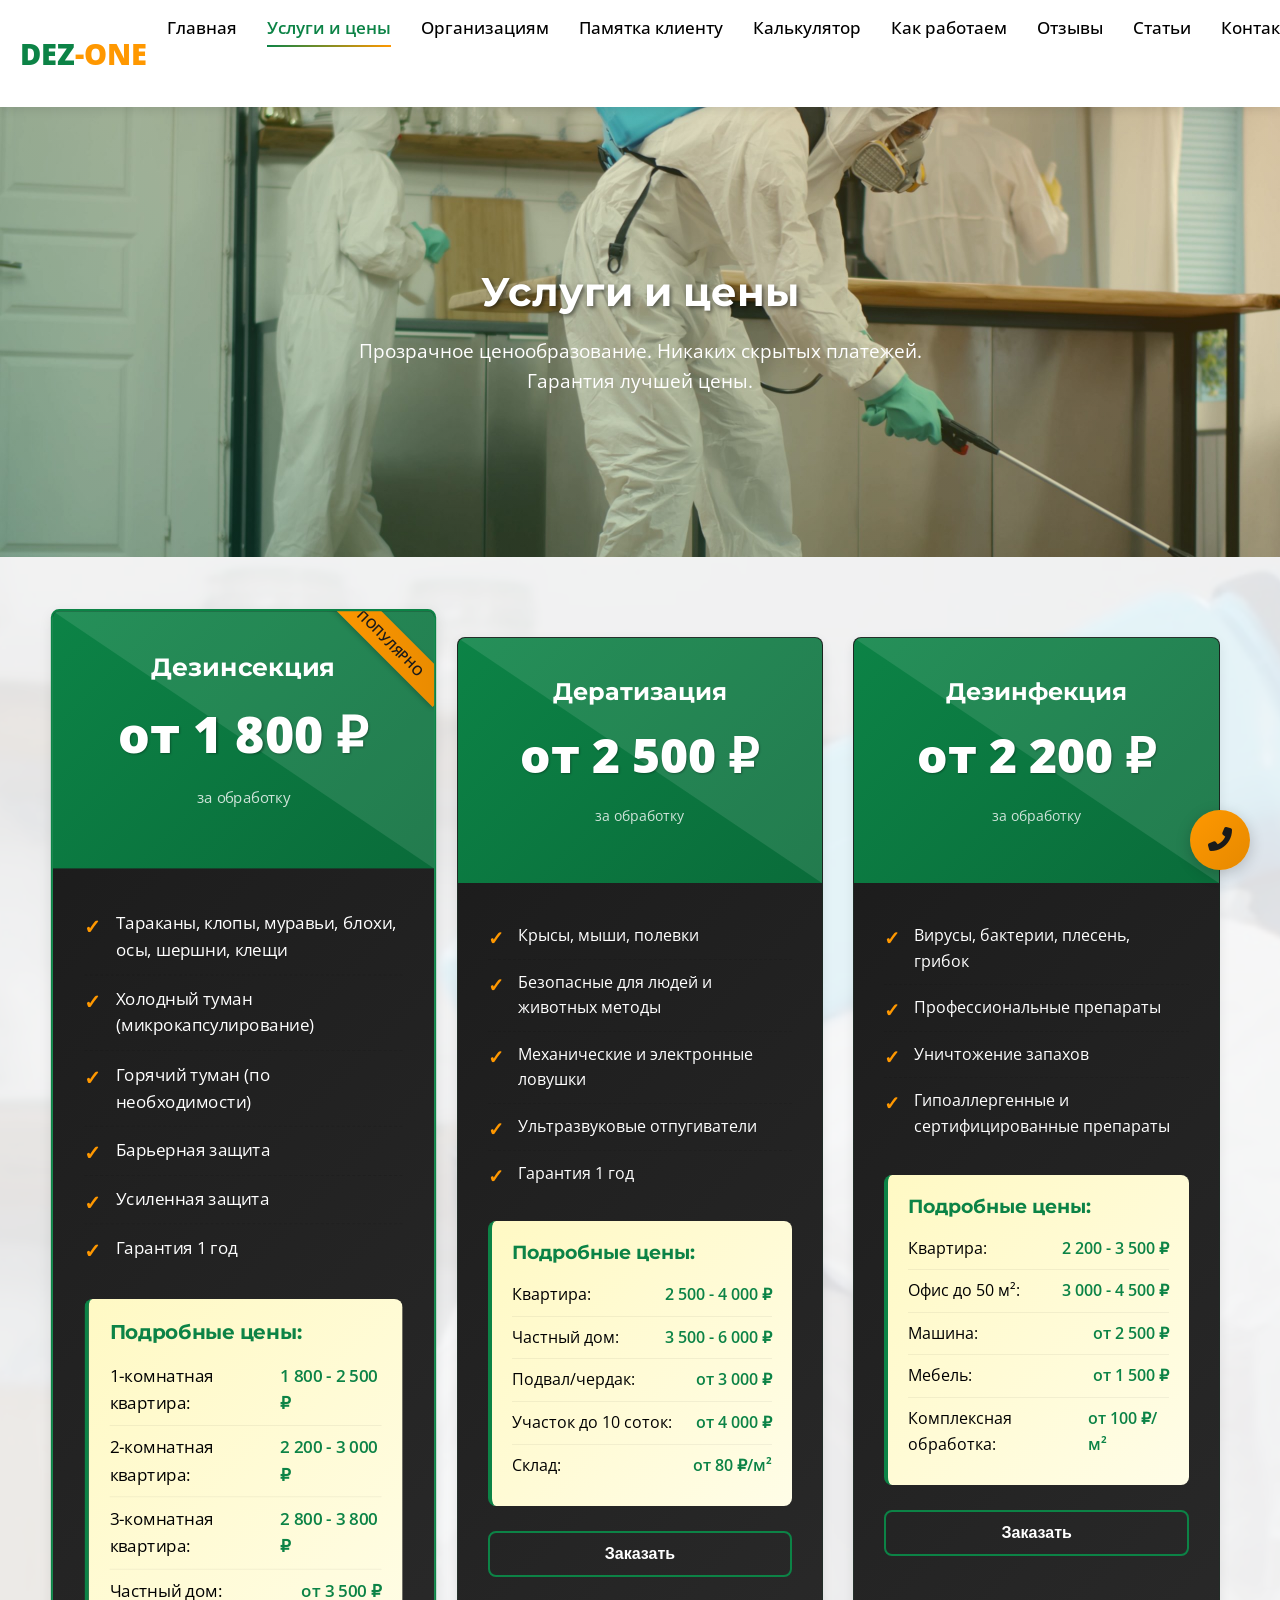
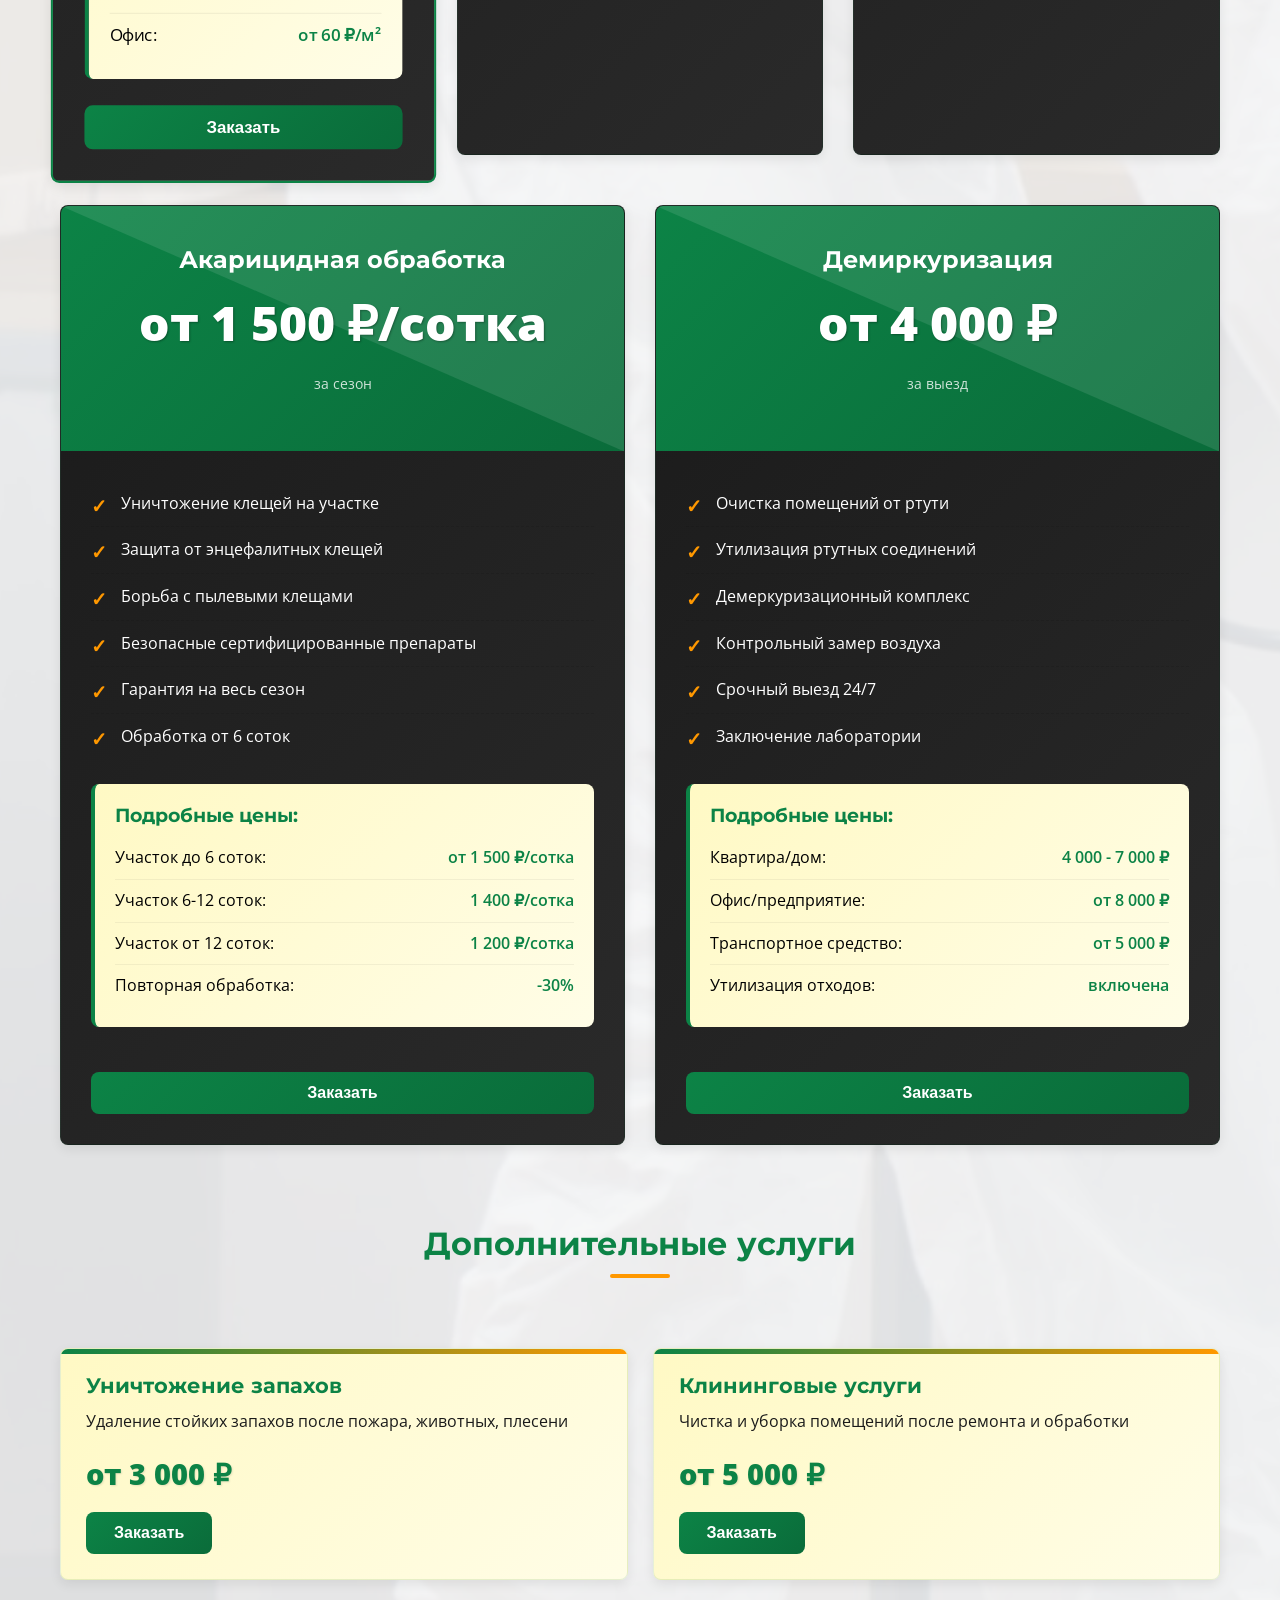
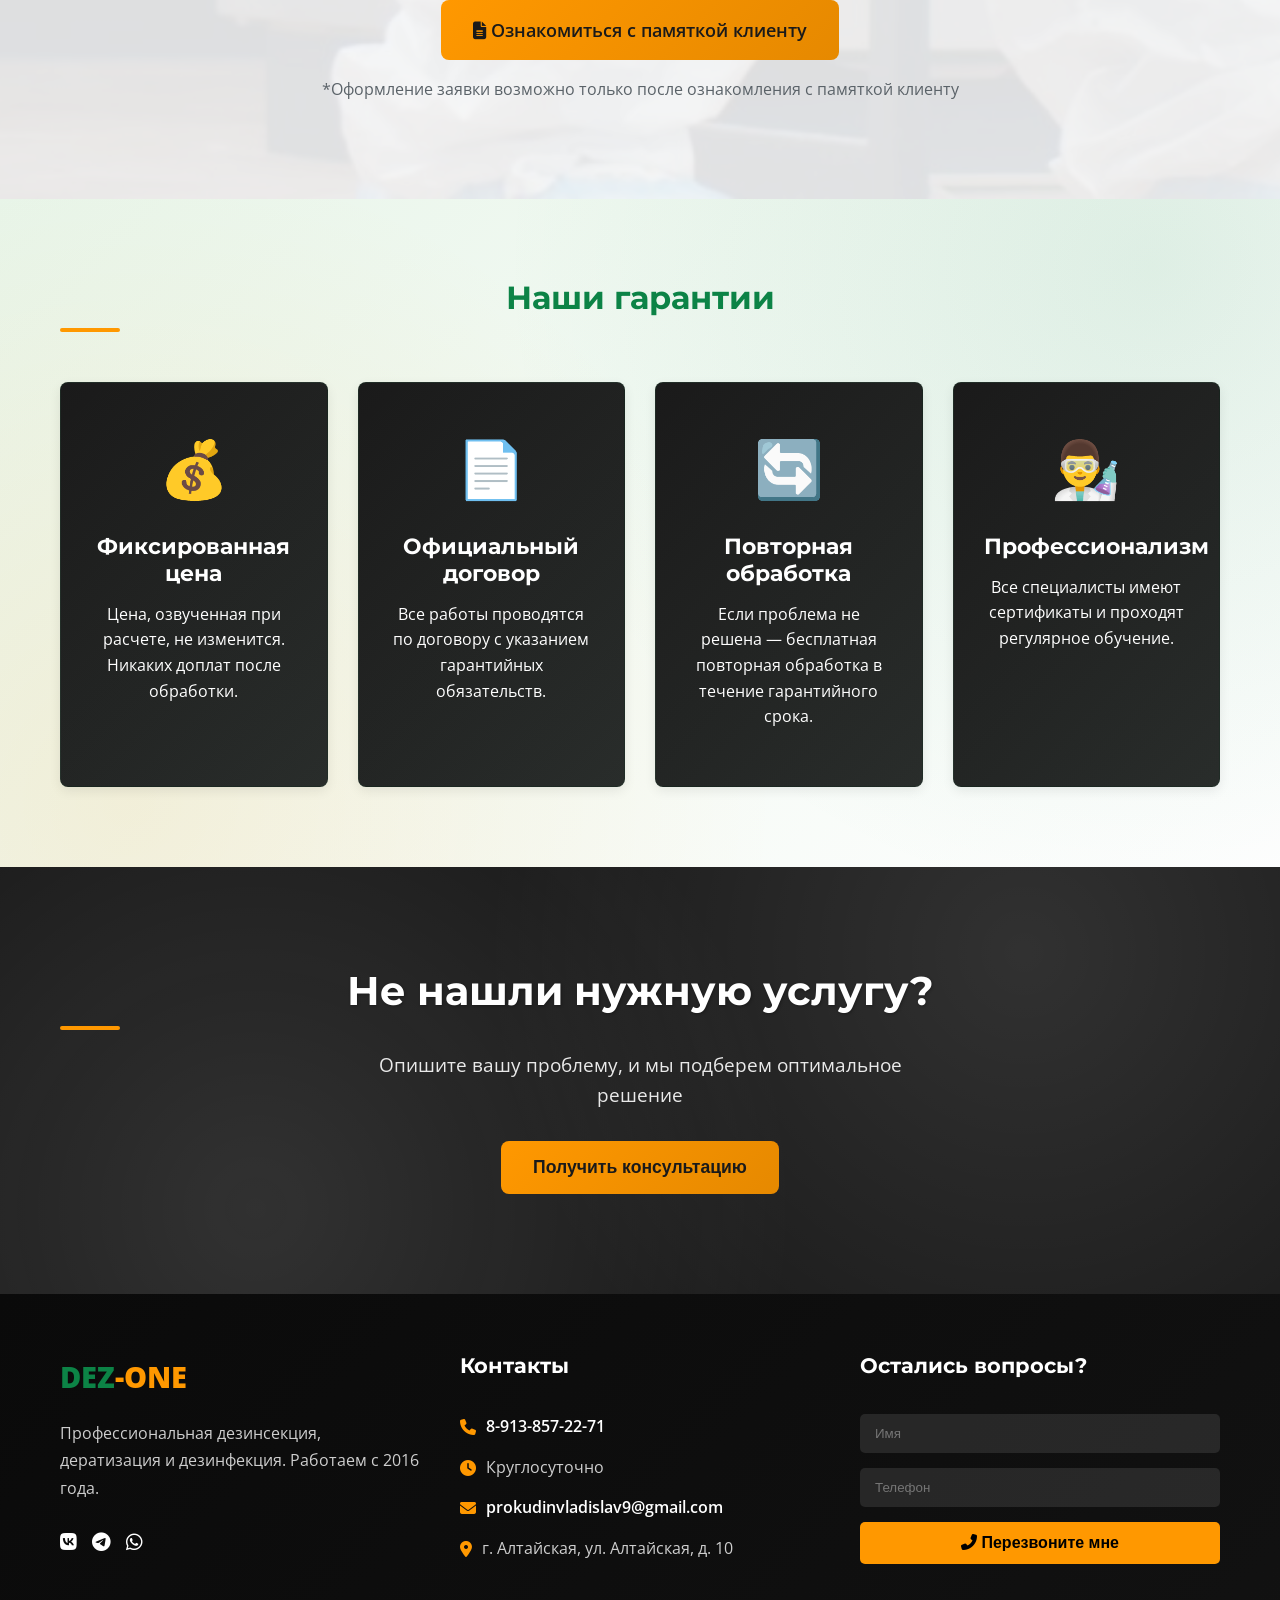
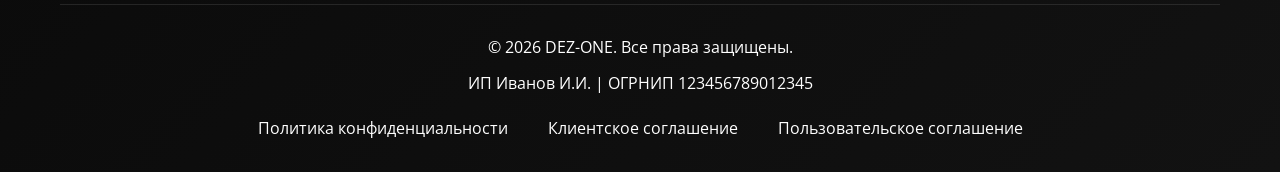
<file: services.html>
<!DOCTYPE html>
<html lang="ru">
<head>
    <meta charset="UTF-8">
    <meta name="viewport" content="width=device-width, initial-scale=1.0">
    <title>Услуги и цены | DEZ-ONE</title>
    <meta name="description" content="Подробные цены на дезинсекцию, дератизацию, дезинфекцию. Прозрачное ценообразование. Гарантия лучшей цены.">
    <link rel="stylesheet" href="css/style.css?v=5.0">
    <link rel="stylesheet" href="css/responsive.css?v=5.0">
    <link rel="stylesheet" href="css/animations.css?v=5.0">
    <link rel="stylesheet" href="css/web-background.css?v=5.0">
    <link rel="stylesheet" href="https://cdnjs.cloudflare.com/ajax/libs/font-awesome/6.4.0/css/all.min.css">
    <link rel="preconnect" href="https://fonts.googleapis.com">
    <link rel="preconnect" href="https://fonts.gstatic.com" crossorigin>
    <link href="https://fonts.googleapis.com/css2?family=Montserrat:wght@400;500;600;700;800&family=Open+Sans:wght@400;500;600&display=swap" rel="stylesheet">
    <style>
        /* Специфичные стили для страницы услуг */
        .page-header {
            background: linear-gradient(rgba(0, 0, 0, 0.5), rgba(0, 0, 0, 0.5)), url('images/services-page-bg1.jpg');
            background-size: cover;
            background-position: center;
            color: var(--text-light);
            padding: 100px 0;
            text-align: center;
            position: relative;
            overflow: hidden;
        }

        .page-header-slideshow {
            position: absolute;
            top: 0;
            left: 0;
            width: 100%;
            height: 100%;
            z-index: 0;
        }

        .page-header-slide {
            position: absolute;
            top: 0;
            left: 0;
            width: 100%;
            height: 100%;
            background-size: cover;
            background-position: center;
            opacity: 0;
            transition: opacity 1s ease-in-out;
        }

        .page-header-slide.active {
            opacity: 1;
        }

        .page-header-slide:nth-child(1) { background-image: url('images/services-page-bg1.jpg'); }
        .page-header-slide:nth-child(2) { background-image: url('images/services-page-bg2.jpg'); }
        .page-header-slide:nth-child(3) { background-image: url('images/services-page-bg3.jpg'); }

        .page-header:before {
            content: '';
            position: absolute;
            top: 0;
            left: 0;
            width: 100%;
            height: 100%;
            background: linear-gradient(45deg, rgba(12, 131, 70, 0.3) 0%, rgba(255, 152, 0, 0.2) 100%);
            z-index: 1;
        }

        .page-header h1 {
            color: var(--text-light);
            margin-bottom: 20px;
            position: relative;
            z-index: 2;
            text-shadow: 2px 2px 4px rgba(0, 0, 0, 0.5);
        }

        .page-subtitle {
            font-size: 1.2rem;
            opacity: 0.9;
            max-width: 600px;
            margin: 0 auto;
            position: relative;
            z-index: 2;
            color: var(--text-light);
        }

        .pricing {
            padding: 80px 0;
            background-color: var(--gray);
            position: relative;
            overflow: hidden;
        }

        .pricing-slideshow {
            position: absolute;
            top: 0;
            left: 0;
            width: 100%;
            height: 100%;
            z-index: 0;
        }

        .pricing-slide {
            position: absolute;
            top: 0;
            left: 0;
            width: 100%;
            height: 100%;
            background-size: cover;
            background-position: center;
            opacity: 0;
            transition: opacity 1s ease-in-out;
        }

        .pricing-slide.active {
            opacity: 0.1;
        }

        .pricing-slide:nth-child(1) { background-image: url('images/services-page-bg1.jpg'); }
        .pricing-slide:nth-child(2) { background-image: url('images/services-page-bg2.jpg'); }
        .pricing-slide:nth-child(3) { background-image: url('images/services-page-bg3.jpg'); }

        .pricing-content {
            position: relative;
            z-index: 1;
        }

        .pricing-table {
            display: grid;
            grid-template-columns: repeat(auto-fit, minmax(300px, 1fr));
            gap: 30px;
            margin-bottom: 50px;
        }

        .pricing-card {
            background-color: var(--light);
            border-radius: var(--radius);
            overflow: hidden;
            box-shadow: var(--shadow);
            transition: var(--transition);
            position: relative;
            z-index: 1;
            border: 1px solid rgba(12, 131, 70, 0.1);
        }

        .pricing-card:hover {
            transform: translateY(-15px) scale(1.02);
            box-shadow: 0 20px 40px rgba(0, 0, 0, 0.15);
            border-color: var(--primary);
        }

        .pricing-card.featured {
            border: 2px solid var(--primary);
            position: relative;
            transform: scale(1.05);
        }

        .pricing-card.featured:before {
            content: 'ПОПУЛЯРНО';
            position: absolute;
            top: 15px;
            right: -30px;
            background: linear-gradient(45deg, var(--secondary), var(--secondary-dark));
            color: var(--text-dark);
            padding: 5px 30px;
            font-size: 0.8rem;
            font-weight: 600;
            transform: rotate(45deg);
            z-index: 2;
            box-shadow: 0 2px 5px rgba(0, 0, 0, 0.2);
        }

        .pricing-card__header {
            padding: 40px 30px;
            text-align: center;
            background: linear-gradient(135deg, var(--primary) 0%, var(--primary-dark) 100%);
            color: var(--text-light);
            position: relative;
            overflow: hidden;
        }

        .pricing-card__header:before {
            content: '';
            position: absolute;
            top: 0;
            left: 0;
            width: 100%;
            height: 100%;
            background: url('data:image/svg+xml,<svg xmlns="http://www.w3.org/2000/svg" viewBox="0 0 100 100" preserveAspectRatio="none"><path d="M0,0 L100,0 L100,100 Z" fill="rgba(255,255,255,0.1)"/></svg>');
            background-size: cover;
        }

        .pricing-card__header h3 {
            color: var(--text-light);
            margin-bottom: 10px;
            font-size: 1.5rem;
            position: relative;
            z-index: 1;
        }

        .pricing-card__price {
            font-size: 3rem;
            font-weight: 800;
            margin: 10px 0;
            position: relative;
            z-index: 1;
            text-shadow: 1px 1px 2px rgba(0, 0, 0, 0.3);
            color: var(--text-light);
        }

        .pricing-card__period {
            opacity: 0.8;
            font-size: 0.9rem;
            position: relative;
            z-index: 1;
            color: var(--text-light);
        }

        .pricing-card__body {
            padding: 30px;
            position: relative;
        }

        .pricing-features {
            list-style: none;
            margin-bottom: 25px;
        }

        .pricing-features li {
            padding: 10px 0;
            padding-left: 30px;
            position: relative;
            border-bottom: 1px dashed rgba(0, 0, 0, 0.1);
            color: #ffffff !important;
        }

        .pricing-features li:last-child {
            border-bottom: none;
        }

        .pricing-features li:before {
            content: '✓';
            position: absolute;
            left: 0;
            color: var(--primary);
            font-weight: bold;
            font-size: 1.2rem;
        }

        .pricing-details {
            background: linear-gradient(135deg, #FFF9C4 0%, #FFFDE7 100%);
            padding: 20px;
            border-radius: var(--radius);
            margin-bottom: 25px;
            border-left: 4px solid var(--primary);
        }

        .pricing-details h4 {
            color: var(--primary);
            margin-bottom: 10px;
            font-size: 1.2rem;
        }

        .pricing-details ul {
            list-style: none;
            padding-left: 0;
        }

        .pricing-details li {
            padding: 8px 0;
            border-bottom: 1px solid rgba(0, 0, 0, 0.05);
            display: flex;
            justify-content: space-between;
            color: var(--text-dark);
        }

        .pricing-details li:last-child {
            border-bottom: none;
        }

        .pricing-details li span:last-child {
            font-weight: 600;
            color: var(--primary);
        }

        .additional-services-grid {
            display: grid;
            grid-template-columns: repeat(auto-fit, minmax(350px, 1fr));
            gap: 30px;
            margin-top: 40px;
            margin-bottom: 50px;
        }

        .additional-service-card {
            background: var(--light);
            border-radius: var(--radius);
            overflow: hidden;
            box-shadow: var(--shadow);
            transition: var(--transition);
            border: 1px solid rgba(12, 131, 70, 0.1);
            display: flex;
            flex-direction: column;
        }

        .additional-service-card:hover {
            transform: translateY(-10px);
            box-shadow: 0 20px 40px rgba(0, 0, 0, 0.15);
            border-color: var(--primary);
        }

        .additional-service-card .pricing-card__header {
            background: linear-gradient(135deg, var(--primary-light) 0%, var(--primary) 100%);
        }

        .additional-service-card .pricing-card__header h3 {
            color: var(--text-light);
        }

        .additional-service-card .pricing-card__body {
            flex: 1;
            display: flex;
            flex-direction: column;
        }

        .additional-service-card .pricing-features {
            flex: 1;
        }

        .additional-service-card .btn {
            margin-top: 20px;
        }

        .additional-services {
            margin-top: 80px;
            position: relative;
            z-index: 1;
        }

        .additional-services h2 {
            text-align: center;
            margin-bottom: 40px;
            color: var(--primary);
            position: relative;
            display: inline-block;
            left: 50%;
            transform: translateX(-50%);
        }

        .additional-services h2:after {
            left: 50%;
            transform: translateX(-50%);
        }

        .services-grid {
            display: grid;
            grid-template-columns: repeat(auto-fit, minmax(250px, 1fr));
            gap: 25px;
            margin-top: 30px;
        }

        .service-item {
            background: linear-gradient(135deg, #FFF9C4 0%, #FFFDE7 100%);
            padding: 25px;
            border-radius: var(--radius);
            box-shadow: var(--shadow);
            transition: var(--transition);
            border: 1px solid rgba(12, 131, 70, 0.1);
            position: relative;
            overflow: hidden;
        }

        .service-item:hover {
            transform: translateY(-10px);
            box-shadow: 0 15px 30px rgba(0, 0, 0, 0.1);
            border-color: var(--primary);
        }

        .service-item:before {
            content: '';
            position: absolute;
            top: 0;
            left: 0;
            width: 100%;
            height: 5px;
            background: linear-gradient(90deg, var(--primary), var(--secondary));
        }

        .service-item h4 {
            color: var(--primary);
            margin-bottom: 10px;
            font-size: 1.3rem;
        }

        .service-price {
            font-size: 1.8rem;
            font-weight: 800;
            color: var(--primary);
            margin-top: 15px;
            text-shadow: 1px 1px 2px rgba(0, 0, 0, 0.1);
        }

        .guarantee {
            padding: 80px 0;
            background: linear-gradient(135deg, var(--primary-light) 0%, rgba(255, 255, 255, 0.9) 100%);
            position: relative;
            overflow: hidden;
        }

        .guarantee:before {
            content: '';
            position: absolute;
            top: 0;
            left: 0;
            width: 100%;
            height: 100%;
            background-image:
                radial-gradient(circle at 10% 90%, rgba(255, 152, 0, 0.1) 0%, transparent 50%),
                radial-gradient(circle at 90% 10%, rgba(12, 131, 70, 0.1) 0%, transparent 50%);
        }

        .guarantee h2 {
            text-align: center;
            margin-bottom: 50px;
            color: var(--primary);
            position: relative;
            z-index: 1;
        }

        .guarantee-grid {
            display: grid;
            grid-template-columns: repeat(auto-fit, minmax(250px, 1fr));
            gap: 30px;
            margin-top: 40px;
            position: relative;
            z-index: 1;
        }

        .guarantee-item {
            text-align: center;
            padding: 40px 30px;
            background-color: var(--light);
            border-radius: var(--radius);
            box-shadow: var(--shadow);
            transition: var(--transition);
            border: 1px solid rgba(12, 131, 70, 0.1);
            position: relative;
            overflow: hidden;
        }

        .guarantee-item:hover {
            transform: translateY(-10px);
            box-shadow: 0 15px 30px rgba(0, 0, 0, 0.1);
            border-color: var(--primary);
        }

        .guarantee-item:before {
            content: '';
            position: absolute;
            top: 0;
            left: 0;
            width: 100%;
            height: 100%;
            background: linear-gradient(135deg, transparent 0%, rgba(12, 131, 70, 0.03) 100%);
        }

        .guarantee-icon {
            font-size: 3.5rem;
            margin-bottom: 20px;
            color: var(--primary);
            position: relative;
            z-index: 1;
        }

        .guarantee-item h3 {
            color: var(--primary);
            margin-bottom: 15px;
            font-size: 1.4rem;
            position: relative;
            z-index: 1;
        }

        .guarantee-item p {
            position: relative;
            z-index: 1;
            color: var(--gray-dark);
        }

        .cta-section {
            padding: 100px 0;
            background: linear-gradient(135deg, var(--primary) 0%, var(--primary-dark) 100%);
            color: var(--text-light);
            text-align: center;
            position: relative;
            overflow: hidden;
        }

        .cta-section:before {
            content: '';
            position: absolute;
            top: 0;
            left: 0;
            width: 100%;
            height: 100%;
            background-image:
                radial-gradient(circle at 20% 80%, rgba(255, 255, 255, 0.1) 0%, transparent 50%),
                radial-gradient(circle at 80% 20%, rgba(255, 255, 255, 0.1) 0%, transparent 50%);
        }

        .cta-content {
            position: relative;
            z-index: 1;
        }

        .cta-content h2 {
            color: var(--text-light);
            font-size: 2.5rem;
            margin-bottom: 20px;
            text-shadow: 1px 1px 3px rgba(0, 0, 0, 0.3);
        }

        .cta-content p {
            max-width: 600px;
            margin: 20px auto 30px;
            opacity: 0.9;
            font-size: 1.2rem;
            color: var(--text-light);
        }

        .services-page {
            position: relative;
        }

        .memo-button {
            margin-top: 20px;
            text-align: center;
        }

        .memo-button .btn {
            background: linear-gradient(135deg, var(--secondary) 0%, var(--secondary-dark) 100%);
            color: var(--text-dark);
        }

        .consent-link {
            color: var(--primary);
            text-decoration: underline;
            cursor: pointer;
            background: none;
            border: none;
            padding: 0;
            font-size: inherit;
            font-family: inherit;
        }
        .consent-link:hover {
            color: var(--primary-dark);
        }
    </style>
</head>
<body class="services-page">

    <!-- ПРИНУДИТЕЛЬНЫЕ СТИЛИ ДЛЯ МОДАЛЬНЫХ ОКОН -->
<style>
    #orderModal .modal__content,
    #consultModal .modal__content {
        background: linear-gradient(135deg, #1a1a1a 0%, #2a2a2a 100%) !important;
    }
    
    #orderModal *:not(button):not(.btn),
    #consultModal *:not(button):not(.btn) {
        color: #ffffff !important;
    }
    
    #orderModal input,
    #consultModal input,
    #orderModal textarea,
    #consultModal textarea {
        background-color: #333333 !important;
        color: #ffffff !important;
        border-color: #555555 !important;
    }
    
    #orderModal input::placeholder,
    #consultModal input::placeholder,
    #orderModal textarea::placeholder,
    #consultModal textarea::placeholder {
        color: #aaaaaa !important;
    }
    
    #orderModal .checkbox-text,
    #consultModal .checkbox-text {
        color: #ffffff !important;
    }
</style>
    <!-- Анимированный фон с паутинкой -->
    <div class="web-background">
        <div class="web-line web-1"></div>
        <div class="web-line web-2"></div>
        <div class="web-line web-3"></div>
        <div class="web-line web-4"></div>
        <div class="web-line web-5"></div>
        <div class="web-line web-6"></div>
        <div class="web-line web-7"></div>
        <div class="web-line web-8"></div>
        <div class="web-line web-9"></div>
        <div class="web-line web-10"></div>
        <div class="web-grid"></div>
        <div class="spider spider-1"></div>
        <div class="spider spider-2"></div>
        <div class="spider spider-3"></div>
        <div class="spider spider-4"></div>
        <div class="spider spider-5"></div>
        <div class="web-drop drop-1"></div>
        <div class="web-drop drop-2"></div>
        <div class="web-drop drop-3"></div>
        <div class="web-drop drop-4"></div>
        <div class="web-drop drop-5"></div>
    </div>

    <!-- Анимированный фон сайта -->
    <div class="site-background">
        <div class="bg-particle p1"></div>
        <div class="bg-particle p2"></div>
        <div class="bg-particle p3"></div>
        <div class="bg-particle p4"></div>
        <div class="bg-particle p5"></div>
        <div class="bg-particle p6"></div>
        <div class="bg-particle p7"></div>
        <div class="bg-particle p8"></div>
        <div class="bg-particle p9"></div>
        <div class="bg-particle p10"></div>
        <div class="bg-shine"></div>
    </div>

    <header class="header">
        <div class="container header__container">
            <a href="index.html" class="logo">
                <span class="logo__primary">DEZ</span><span class="logo__secondary">-ONE</span>
            </a>
            <nav class="nav">
                <button class="nav__toggle" aria-label="Открыть меню">
                    <span></span>
                    <span></span>
                    <span></span>
                </button>
                <ul class="nav__list">
                    <li><a href="index.html">Главная</a></li>
                    <li><a href="services.html" class="active">Услуги и цены</a></li>
                    <li><a href="organizations.html">Организациям</a></li>
                    <li><a href="client-memo.html">Памятка клиенту</a></li>
                    <li><a href="calculator.html">Калькулятор</a></li>
                    <li><a href="index.html#process">Как работаем</a></li>
                    <li><a href="index.html#reviews">Отзывы</a></li>
                    <li><a href="blog.html">Статьи</a></li>
                    <li><a href="index.html#contacts">Контакты</a></li>
                </ul>
                <div class="header__contacts">
                    <a href="tel:+79138572271" class="phone">8-913-857-22-71</a>
                    <p class="work-hours">Круглосуточно</p>
                </div>
            </nav>
        </div>
    </header>

    <main class="services-page">
        <section class="page-header">
            <div class="page-header-slideshow">
                <div class="page-header-slide active"></div>
                <div class="page-header-slide"></div>
                <div class="page-header-slide"></div>
            </div>
            <div class="container">
                <h1 class="animate-on-scroll" data-animation="fadeInUp">Услуги и цены</h1>
                <p class="page-subtitle animate-on-scroll" data-animation="fadeInUp" data-delay="200">Прозрачное ценообразование. Никаких скрытых платежей. Гарантия лучшей цены.</p>
            </div>
        </section>

        <section class="pricing">
            <div class="pricing-slideshow">
                <div class="pricing-slide active"></div>
                <div class="pricing-slide"></div>
                <div class="pricing-slide"></div>
            </div>
            <div class="container">
                <div class="pricing-content">
                    <!-- ОСНОВНЫЕ УСЛУГИ (3 КАРТОЧКИ) -->
                    <div class="pricing-table">
                        <div class="pricing-card featured animate-on-scroll" data-animation="zoomIn">
                            <div class="pricing-card__header">
                                <h3>Дезинсекция</h3>
                                <div class="pricing-card__price">от 1 800 ₽</div>
                                <p class="pricing-card__period">за обработку</p>
                            </div>
                            <div class="pricing-card__body">
                                <ul class="pricing-features">
                                    <li style="color: #ffffff !important;">Тараканы, клопы, муравьи, блохи, осы, шершни, клещи</li>
                                    <li style="color: #ffffff !important;">Холодный туман (микрокапсулирование)</li>
                                    <li style="color: #ffffff !important;">Горячий туман (по необходимости)</li>
                                    <li style="color: #ffffff !important;">Барьерная защита</li>
                                    <li style="color: #ffffff !important;">Усиленная защита</li>
                                    <li style="color: #ffffff !important;">Гарантия 1 год</li>
                                </ul>
                                <div class="pricing-details">
                                    <h4>Подробные цены:</h4>
                                    <ul>
                                        <li><span>1-комнатная квартира:</span> <span>1 800 - 2 500 ₽</span></li>
                                        <li><span>2-комнатная квартира:</span> <span>2 200 - 3 000 ₽</span></li>
                                        <li><span>3-комнатная квартира:</span> <span>2 800 - 3 800 ₽</span></li>
                                        <li><span>Частный дом:</span> <span>от 3 500 ₽</span></li>
                                        <li><span>Офис:</span> <span>от 60 ₽/м²</span></li>
                                    </ul>
                                </div>
                                <button class="btn btn--primary btn--block" data-service="Дезинсекция" data-modal="order">Заказать</button>
                            </div>
                        </div>

                        <div class="pricing-card animate-on-scroll" data-animation="zoomIn" data-delay="100">
                            <div class="pricing-card__header">
                                <h3>Дератизация</h3>
                                <div class="pricing-card__price">от 2 500 ₽</div>
                                <p class="pricing-card__period">за обработку</p>
                            </div>
                            <div class="pricing-card__body">
                                <ul class="pricing-features">
                                    <li style="color: #ffffff !important;">Крысы, мыши, полевки</li>
                                    <li style="color: #ffffff !important;">Безопасные для людей и животных методы</li>
                                    <li style="color: #ffffff !important;">Механические и электронные ловушки</li>
                                    <li style="color: #ffffff !important;">Ультразвуковые отпугиватели</li>
                                    <li style="color: #ffffff !important;">Гарантия 1 год</li>
                                </ul>
                                <div class="pricing-details">
                                    <h4>Подробные цены:</h4>
                                    <ul>
                                        <li><span>Квартира:</span> <span>2 500 - 4 000 ₽</span></li>
                                        <li><span>Частный дом:</span> <span>3 500 - 6 000 ₽</span></li>
                                        <li><span>Подвал/чердак:</span> <span>от 3 000 ₽</span></li>
                                        <li><span>Участок до 10 соток:</span> <span>от 4 000 ₽</span></li>
                                        <li><span>Склад:</span> <span>от 80 ₽/м²</span></li>
                                    </ul>
                                </div>
                                <button class="btn btn--outline btn--block" data-service="Дератизация" data-modal="order">Заказать</button>
                            </div>
                        </div>

                        <div class="pricing-card animate-on-scroll" data-animation="zoomIn" data-delay="200">
                            <div class="pricing-card__header">
                                <h3>Дезинфекция</h3>
                                <div class="pricing-card__price">от 2 200 ₽</div>
                                <p class="pricing-card__period">за обработку</p>
                            </div>
                            <div class="pricing-card__body">
                                <ul class="pricing-features">
                                    <li style="color: #ffffff !important;">Вирусы, бактерии, плесень, грибок</li>
                                    <li style="color: #ffffff !important;">Профессиональные препараты</li>
                                    <li style="color: #ffffff !important;">Уничтожение запахов</li>
                                    <li style="color: #ffffff !important;">Гипоаллергенные и сертифицированные препараты</li>
                                </ul>
                                <div class="pricing-details">
                                    <h4>Подробные цены:</h4>
                                    <ul>
                                        <li><span>Квартира:</span> <span>2 200 - 3 500 ₽</span></li>
                                        <li><span>Офис до 50 м²:</span> <span>3 000 - 4 500 ₽</span></li>
                                        <li><span>Машина:</span> <span>от 2 500 ₽</span></li>
                                        <li><span>Мебель:</span> <span>от 1 500 ₽</span></li>
                                        <li><span>Комплексная обработка:</span> <span>от 100 ₽/м²</span></li>
                                    </ul>
                                </div>
                                <button class="btn btn--outline btn--block" data-service="Дезинфекция" data-modal="order">Заказать</button>
                            </div>
                        </div>
                    </div>

                    <!-- Дополнительные услуги -->
                    <div class="additional-services-grid">
                        <!-- Акарицидная обработка -->
                        <div class="additional-service-card animate-on-scroll" data-animation="zoomIn" data-delay="300">
                            <div class="pricing-card__header">
                                <h3>Акарицидная обработка</h3>
                                <div class="pricing-card__price">от 1 500 ₽/сотка</div>
                                <p class="pricing-card__period">за сезон</p>
                            </div>
                            <div class="pricing-card__body">
                                <ul class="pricing-features">
                                    <li style="color: #ffffff !important;">Уничтожение клещей на участке</li>
                                    <li style="color: #ffffff !important;">Защита от энцефалитных клещей</li>
                                    <li style="color: #ffffff !important;">Борьба с пылевыми клещами</li>
                                    <li style="color: #ffffff !important;">Безопасные сертифицированные препараты</li>
                                    <li style="color: #ffffff !important;">Гарантия на весь сезон</li>
                                    <li style="color: #ffffff !important;">Обработка от 6 соток</li>
                                </ul>
                                <div class="pricing-details">
                                    <h4>Подробные цены:</h4>
                                    <ul>
                                        <li><span>Участок до 6 соток:</span> <span>от 1 500 ₽/сотка</span></li>
                                        <li><span>Участок 6-12 соток:</span> <span>1 400 ₽/сотка</span></li>
                                        <li><span>Участок от 12 соток:</span> <span>1 200 ₽/сотка</span></li>
                                        <li><span>Повторная обработка:</span> <span>-30%</span></li>
                                    </ul>
                                </div>
                                <button class="btn btn--primary btn--block" data-service="Акарицидная обработка" data-modal="order">Заказать</button>
                            </div>
                        </div>
                        <!-- Демиркуризация -->
                        <div class="additional-service-card animate-on-scroll" data-animation="zoomIn" data-delay="400">
                            <div class="pricing-card__header">
                                <h3>Демиркуризация</h3>
                                <div class="pricing-card__price">от 4 000 ₽</div>
                                <p class="pricing-card__period">за выезд</p>
                            </div>
                            <div class="pricing-card__body">
                                <ul class="pricing-features">
                                    <li style="color: #ffffff !important;">Очистка помещений от ртути</li>
                                    <li style="color: #ffffff !important;">Утилизация ртутных соединений</li>
                                    <li style="color: #ffffff !important;">Демеркуризационный комплекс</li>
                                    <li style="color: #ffffff !important;">Контрольный замер воздуха</li>
                                    <li style="color: #ffffff !important;">Срочный выезд 24/7</li>
                                    <li style="color: #ffffff !important;">Заключение лаборатории</li>
                                </ul>
                                <div class="pricing-details">
                                    <h4>Подробные цены:</h4>
                                    <ul>
                                        <li><span>Квартира/дом:</span> <span>4 000 - 7 000 ₽</span></li>
                                        <li><span>Офис/предприятие:</span> <span>от 8 000 ₽</span></li>
                                        <li><span>Транспортное средство:</span> <span>от 5 000 ₽</span></li>
                                        <li><span>Утилизация отходов:</span> <span>включена</span></li>
                                    </ul>
                                </div>
                                <button class="btn btn--primary btn--block" data-service="Демиркуризация" data-modal="order">Заказать</button>
                            </div>
                        </div>
                    </div>

                    <div class="additional-services animate-on-scroll" data-animation="fadeInUp">
                        <h2>Дополнительные услуги</h2>
                        <div class="services-grid">
                            <div class="service-item">
                                <h4>Уничтожение запахов</h4>
                                <p>Удаление стойких запахов после пожара, животных, плесени</p>
                                <div class="service-price">от 3 000 ₽</div>
                                <button class="btn btn--primary" style="margin-top: 15px;" data-service="Уничтожение запахов" data-modal="order">Заказать</button>
                            </div>
                            <div class="service-item">
                                <h4>Клининговые услуги</h4>
                                <p>Чистка и уборка помещений после ремонта и обработки</p>
                                <div class="service-price">от 5 000 ₽</div>
                                <button class="btn btn--primary" style="margin-top: 15px;" data-service="Клининговые услуги" data-modal="order">Заказать</button>
                            </div>
                        </div>
                    </div>

                    <div class="memo-button animate-on-scroll" data-animation="fadeInUp">
                        <a href="client-memo.html" class="btn btn--secondary btn--large">
                            <i class="fas fa-file-alt"></i> Ознакомиться с памяткой клиенту
                        </a>
                        <p style="margin-top: 10px; color: var(--gray-dark);">*Оформление заявки возможно только после ознакомления с памяткой клиенту</p>
                    </div>
                </div>
            </div>
        </section>

        <section class="guarantee">
            <div class="container">
                <h2 class="text-center animate-on-scroll" data-animation="fadeInUp">Наши гарантии</h2>
                <div class="guarantee-grid">
                    <div class="guarantee-item animate-on-scroll" data-animation="zoomIn">
                        <div class="guarantee-icon">💰</div>
                        <h3>Фиксированная цена</h3>
                        <p>Цена, озвученная при расчете, не изменится. Никаких доплат после обработки.</p>
                    </div>
                    <div class="guarantee-item animate-on-scroll" data-animation="zoomIn" data-delay="100">
                        <div class="guarantee-icon">📄</div>
                        <h3>Официальный договор</h3>
                        <p>Все работы проводятся по договору с указанием гарантийных обязательств.</p>
                    </div>
                    <div class="guarantee-item animate-on-scroll" data-animation="zoomIn" data-delay="200">
                        <div class="guarantee-icon">🔄</div>
                        <h3>Повторная обработка</h3>
                        <p>Если проблема не решена — бесплатная повторная обработка в течение гарантийного срока.</p>
                    </div>
                    <div class="guarantee-item animate-on-scroll" data-animation="zoomIn" data-delay="300">
                        <div class="guarantee-icon">👨‍🔬</div>
                        <h3>Профессионализм</h3>
                        <p>Все специалисты имеют сертификаты и проходят регулярное обучение.</p>
                    </div>
                </div>
            </div>
        </section>

        <section class="cta-section">
            <div class="container">
                <div class="cta-content animate-on-scroll" data-animation="zoomIn">
                    <h2>Не нашли нужную услугу?</h2>
                    <p>Опишите вашу проблему, и мы подберем оптимальное решение</p>
                    <button class="btn btn--secondary btn--large" data-modal="consult">Получить консультацию</button>
                </div>
            </div>
        </section>
    </main>

    <!-- Модальное окно консультации -->
    <div class="modal" id="consultModal">
        <div class="modal__content" style="max-width: 600px; width: 90%; padding: 40px;">
            <button class="modal__close" aria-label="Закрыть">&times;</button>
            <h3 class="modal__title" style="font-size: 2rem; margin-bottom: 10px; color: #0c8346;">Бесплатная консультация</h3>
            <p class="modal__text" style="font-size: 1.1rem; margin-bottom: 30px; color: #5a6268;">Оставьте контакты, и наш специалист перезвонит вам в течение 15 минут</p>
            
            <form id="consultForm" class="contact-form" style="display: flex; flex-direction: column; gap: 20px;">
                <div class="form-group" style="width: 100%;">
                    <label for="consultName" style="font-weight: 600; margin-bottom: 8px; display: block; color: #333;">Ваше имя <span style="color: #ff0000;">*</span></label>
                    <input type="text" id="consultName" name="name" placeholder="Введите ваше имя" required 
                           style="width: 100%; padding: 15px 18px; border: 2px solid #e0e0e0; border-radius: 8px; font-size: 1rem; transition: all 0.3s; box-sizing: border-box;">
                </div>
                
                <div class="form-group" style="width: 100%;">
                    <label for="consultPhone" style="font-weight: 600; margin-bottom: 8px; display: block; color: #333;">Номер телефона <span style="color: #ff0000;">*</span></label>
                    <input type="tel" id="consultPhone" name="phone" placeholder="+7 (___) ___-__-__" required 
                           style="width: 100%; padding: 15px 18px; border: 2px solid #e0e0e0; border-radius: 8px; font-size: 1rem; transition: all 0.3s; box-sizing: border-box;">
                </div>
                
                <div class="form-group" style="width: 100%;">
                    <label for="consultMessage" style="font-weight: 600; margin-bottom: 8px; display: block; color: #333;">Сообщение</label>
                    <textarea id="consultMessage" name="message" placeholder="Опишите вашу проблему (необязательно)" rows="3"
                              style="width: 100%; padding: 15px 18px; border: 2px solid #e0e0e0; border-radius: 8px; font-size: 1rem; transition: all 0.3s; font-family: inherit; resize: vertical; box-sizing: border-box;"></textarea>
                </div>
                
                <button type="submit" class="btn btn--primary btn--block" style="padding: 16px; font-size: 1.2rem; font-weight: 700; background: #0c8346; color: white; border: none; border-radius: 8px; cursor: pointer; transition: all 0.3s; margin-top: 10px;">
                    <i class="fas fa-phone-alt"></i> Жду звонка
                </button>
                
                <p class="form-note" style="font-size: 0.9rem; color: #5a6268; text-align: center; margin-top: 15px;">
                    Нажимая кнопку, вы соглашаетесь с
                    <button type="button" class="consent-link" data-modal="consent" style="background: none; border: none; color: #0c8346; text-decoration: underline; cursor: pointer; padding: 0; font-size: 0.9rem;">обработкой персональных данных</button>
                </p>
            </form>
        </div>
    </div>

    <!-- Модальное окно заказа -->
    <div class="modal" id="orderModal">
        <div class="modal__content" style="max-width: 600px; width: 90%; padding: 40px;">
            <button class="modal__close" aria-label="Закрыть">&times;</button>
            <h3 class="modal__title" style="font-size: 2rem; margin-bottom: 10px; color: #0c8346;">Заявка на услугу</h3>
            <p class="modal__text" style="font-size: 1.1rem; margin-bottom: 30px; color: #5a6268;">Мы перезвоним для уточнения деталей и согласования времени выезда</p>
            
            <form id="orderForm" class="contact-form" style="display: flex; flex-direction: column; gap: 20px;">
                <div class="form-group" style="width: 100%;">
                    <label for="orderName" style="font-weight: 600; margin-bottom: 8px; display: block; color: #333;">Ваше имя <span style="color: #ff0000;">*</span></label>
                    <input type="text" id="orderName" name="name" placeholder="Введите ваше имя" required 
                           style="width: 100%; padding: 15px 18px; border: 2px solid #e0e0e0; border-radius: 8px; font-size: 1rem; transition: all 0.3s; box-sizing: border-box;">
                </div>
                
                <div class="form-group" style="width: 100%;">
                    <label for="orderPhone" style="font-weight: 600; margin-bottom: 8px; display: block; color: #333;">Номер телефона <span style="color: #ff0000;">*</span></label>
                    <input type="tel" id="orderPhone" name="phone" placeholder="+7 (___) ___-__-__" required 
                           style="width: 100%; padding: 15px 18px; border: 2px solid #e0e0e0; border-radius: 8px; font-size: 1rem; transition: all 0.3s; box-sizing: border-box;">
                </div>
                
                <div class="form-group" style="width: 100%;">
                    <label for="serviceInput" style="font-weight: 600; margin-bottom: 8px; display: block; color: #333;">Выбранная услуга</label>
                    <input type="text" name="service" id="serviceInput" placeholder="Услуга будет указана автоматически" readonly
                           style="width: 100%; padding: 15px 18px; border: 2px solid #e0e0e0; border-radius: 8px; font-size: 1rem; background-color: #f5f5f5; color: #333; box-sizing: border-box;">
                </div>
                
                <div class="form-group" style="width: 100%;">
                    <label for="orderAddress" style="font-weight: 600; margin-bottom: 8px; display: block; color: #333;">Адрес объекта <span style="color: #ff0000;">*</span></label>
                    <textarea id="orderAddress" name="address" placeholder="Введите адрес: город, улица, дом, квартира" required rows="3"
                              style="width: 100%; padding: 15px 18px; border: 2px solid #e0e0e0; border-radius: 8px; font-size: 1rem; transition: all 0.3s; font-family: inherit; resize: vertical; box-sizing: border-box;"></textarea>
                </div>
                
                <!-- ЧЕКБОКС С ПАМЯТКОЙ -->
                <div style="margin: 15px 0; padding: 20px; background-color: #0c8346; border-radius: 8px;">
                    <label style="display: flex; align-items: flex-start; gap: 15px; cursor: pointer; color: #ffffff;">
                        <input type="checkbox" name="clientMemoAgreement" id="clientMemoAgreement" required 
                               style="width: 20px; height: 20px; margin-top: 2px; cursor: pointer; accent-color: #ff9800; flex-shrink: 0;">
                        <span style="color: #ffffff; font-size: 1rem; line-height: 1.4; flex: 1;">
                            Я ознакомлен(а) и согласен(на) с <a href="client-memo.html" target="_blank" style="color: #ff9800; text-decoration: underline; font-weight: 600;">Памяткой клиенту</a> и обязуюсь соблюдать все правила поведения после обработки
                        </span>
                    </label>
                </div>
                
                <button type="submit" class="btn btn--primary btn--block" id="orderSubmitBtn" disabled style="padding: 16px; font-size: 1.2rem; font-weight: 700; background: #0c8346; color: white; border: none; border-radius: 8px; cursor: pointer; transition: all 0.3s; margin-top: 10px;">
                    <i class="fas fa-phone-alt"></i> Вызвать специалиста
                </button>
                
                <p class="form-note" style="font-size: 0.9rem; color: #5a6268; text-align: center; margin-top: 15px;">
                    Нажимая кнопку, вы соглашаетесь с
                    <button type="button" class="consent-link" data-modal="consent" style="background: none; border: none; color: #0c8346; text-decoration: underline; cursor: pointer; padding: 0; font-size: 0.9rem;">обработкой персональных данных</button>
                </p>
            </form>
        </div>
    </div>

    <!-- Модальное окно отзыва -->
    <div class="modal" id="reviewModal">
        <div class="modal__content" style="max-width: 600px; width: 90%; padding: 40px;">
            <button class="modal__close" aria-label="Закрыть">&times;</button>
            <h3 class="modal__title" style="font-size: 2rem; margin-bottom: 10px; color: #0c8346;">Оставить отзыв</h3>
            <p class="modal__text" style="font-size: 1.1rem; margin-bottom: 30px; color: #5a6268;">Поделитесь вашим опытом работы с нашей компанией</p>
            
            <form id="reviewForm" class="contact-form" style="display: flex; flex-direction: column; gap: 20px;">
                <div class="form-group" style="width: 100%;">
                    <label for="reviewName" style="font-weight: 600; margin-bottom: 8px; display: block; color: #333;">Ваше имя <span style="color: #ff0000;">*</span></label>
                    <input type="text" id="reviewName" name="name" placeholder="Введите ваше имя" required 
                           style="width: 100%; padding: 15px 18px; border: 2px solid #e0e0e0; border-radius: 8px; font-size: 1rem; transition: all 0.3s; box-sizing: border-box;">
                </div>
                
                <div class="form-group" style="width: 100%;">
                    <label for="reviewCity" style="font-weight: 600; margin-bottom: 8px; display: block; color: #333;">Город <span style="color: #ff0000;">*</span></label>
                    <input type="text" id="reviewCity" name="city" placeholder="Ваш город" required 
                           style="width: 100%; padding: 15px 18px; border: 2px solid #e0e0e0; border-radius: 8px; font-size: 1rem; transition: all 0.3s; box-sizing: border-box;">
                </div>
                
                <div class="form-group" style="width: 100%;">
                    <label for="reviewServiceSelect" style="font-weight: 600; margin-bottom: 8px; display: block; color: #333;">Услуга <span style="color: #ff0000;">*</span></label>
                    <select id="reviewServiceSelect" name="service" required 
                            style="width: 100%; padding: 15px 18px; border: 2px solid #e0e0e0; border-radius: 8px; font-size: 1rem; background-color: white; color: #333; box-sizing: border-box;">
                        <option value="" disabled selected>Выберите услугу</option>
                        <option value="Дезинсекция">Дезинсекция</option>
                        <option value="Дератизация">Дератизация</option>
                        <option value="Дезинфекция">Дезинфекция</option>
                        <option value="Комплексная обработка">Комплексная обработка</option>
                        <option value="Акарицидная обработка">Акарицидная обработка</option>
                        <option value="Демиркуризация">Демиркуризация</option>
                    </select>
                </div>
                
                <div class="form-group" style="width: 100%;">
                    <label style="font-weight: 600; margin-bottom: 8px; display: block; color: #333;">Оценка <span style="color: #ff0000;">*</span></label>
                    <div style="display: flex; gap: 10px; margin: 10px 0;">
                        <span class="star" data-value="1" style="font-size: 2rem; cursor: pointer; color: #ddd; transition: color 0.2s;">★</span>
                        <span class="star" data-value="2" style="font-size: 2rem; cursor: pointer; color: #ddd; transition: color 0.2s;">★</span>
                        <span class="star" data-value="3" style="font-size: 2rem; cursor: pointer; color: #ddd; transition: color 0.2s;">★</span>
                        <span class="star" data-value="4" style="font-size: 2rem; cursor: pointer; color: #ddd; transition: color 0.2s;">★</span>
                        <span class="star" data-value="5" style="font-size: 2rem; cursor: pointer; color: #ff9800; transition: color 0.2s;">★</span>
                    </div>
                    <input type="hidden" name="rating" id="ratingValue" value="5">
                </div>
                
                <div class="form-group" style="width: 100%;">
                    <label for="reviewText" style="font-weight: 600; margin-bottom: 8px; display: block; color: #333;">Ваш отзыв <span style="color: #ff0000;">*</span></label>
                    <textarea id="reviewText" name="review" placeholder="Расскажите о вашем опыте работы с нами" required rows="5"
                              style="width: 100%; padding: 15px 18px; border: 2px solid #e0e0e0; border-radius: 8px; font-size: 1rem; transition: all 0.3s; font-family: inherit; resize: vertical; box-sizing: border-box;"></textarea>
                </div>
                
                <button type="submit" class="btn btn--primary btn--block" style="padding: 16px; font-size: 1.2rem; font-weight: 700; background: #0c8346; color: white; border: none; border-radius: 8px; cursor: pointer; transition: all 0.3s; margin-top: 10px;">
                    <i class="fas fa-paper-plane"></i> Отправить отзыв
                </button>
                
                <p class="form-note" style="font-size: 0.9rem; color: #5a6268; text-align: center; margin-top: 15px;">
                    Отзыв будет опубликован после модерации
                </p>
            </form>
        </div>
    </div>

    <!-- ФУТЕР -->
    <footer id="contacts" class="footer" style="background: linear-gradient(135deg, #0a0a0a 0%, #121212 100%); padding: 60px 0 30px; color: #ffffff;">
        <div class="container">
            <div class="footer__grid" style="display: grid; grid-template-columns: repeat(auto-fit, minmax(250px, 1fr)); gap: 40px; margin-bottom: 40px;">
                <div class="footer__col">
                    <a href="index.html" class="footer-logo" style="font-size: 1.8rem; font-weight: 800; color: #ffffff; text-decoration: none; display: inline-block; margin-bottom: 20px;">
                        <span style="color: #0c8346;">DEZ</span><span style="color: #ff9800;">-ONE</span>
                    </a>
                    <p style="color: rgba(255,255,255,0.8); line-height: 1.7; margin-bottom: 25px;">Профессиональная дезинсекция, дератизация и дезинфекция. Работаем с 2016 года.</p>
                    <div class="social-links" style="display: flex; gap: 15px;">
                        <a href="#" style="color: #ffffff; font-size: 1.2rem;"><i class="fab fa-vk"></i></a>
                        <a href="https://t.me/dezon_pro" target="_blank" style="color: #ffffff; font-size: 1.2rem;"><i class="fab fa-telegram"></i></a>
                        <a href="#" style="color: #ffffff; font-size: 1.2rem;"><i class="fab fa-whatsapp"></i></a>
                    </div>
                </div>
                
                <div class="footer__col">
                    <h4 style="color: #ffffff; font-size: 1.3rem; margin-bottom: 25px; position: relative; padding-bottom: 10px;">Контакты</h4>
                    <div style="display: flex; flex-direction: column; gap: 15px;">
                        <a href="tel:+79138572271" style="color: #ffffff; text-decoration: none; font-weight: 600; display: flex; align-items: center; gap: 10px;">
                            <i class="fas fa-phone" style="color: #ff9800;"></i> 8-913-857-22-71
                        </a>
                        <p style="color: rgba(255,255,255,0.8); display: flex; align-items: center; gap: 10px; margin: 0;">
                            <i class="fas fa-clock" style="color: #ff9800;"></i> Круглосуточно
                        </p>
                        <a href="mailto:prokudinvladislav9@gmail.com" style="color: #ffffff; text-decoration: none; font-weight: 600; display: flex; align-items: center; gap: 10px;">
                            <i class="fas fa-envelope" style="color: #ff9800;"></i> prokudinvladislav9@gmail.com
                        </a>
                        <p style="color: rgba(255,255,255,0.8); display: flex; align-items: center; gap: 10px; margin: 0;">
                            <i class="fas fa-map-marker-alt" style="color: #ff9800;"></i> г. Алтайская, ул. Алтайская, д. 10
                        </p>
                    </div>
                </div>
                
                <div class="footer__col">
                    <h4 style="color: #ffffff; font-size: 1.3rem; margin-bottom: 25px; position: relative; padding-bottom: 10px;">Остались вопросы?</h4>
                    <form id="footerForm" style="display: flex; flex-direction: column; gap: 15px;">
                        <input type="text" name="name" placeholder="Имя" required style="padding: 12px 15px; border-radius: 5px; border: none; background: rgba(255,255,255,0.1); color: #ffffff;">
                        <input type="tel" name="phone" placeholder="Телефон" required style="padding: 12px 15px; border-radius: 5px; border: none; background: rgba(255,255,255,0.1); color: #ffffff;">
                        <button type="submit" class="btn btn--primary" style="background: #ff9800; color: #000000; border: none; padding: 12px; font-weight: 600; cursor: pointer; border-radius: 5px;">
                            <i class="fas fa-phone-alt"></i> Перезвоните мне
                        </button>
                    </form>
                </div>
            </div>
            
            <div style="border-top: 1px solid rgba(255,255,255,0.1); padding-top: 30px; display: flex; flex-direction: column; align-items: center; gap: 10px;">
                <p style="color: #ffffff; margin: 0;">&copy; 2026 DEZ-ONE. Все права защищены.</p>
                <p style="color: #ffffff; margin: 0;">ИП Иванов И.И. | ОГРНИП 123456789012345</p>
                <div style="display: flex; gap: 20px; flex-wrap: wrap; justify-content: center; margin-top: 10px;">
                    <a href="#" class="footer__link" id="privacyPolicyLink" style="color: #ffffff; text-decoration: none;">Политика конфиденциальности</a>
                    <a href="#" class="footer__link" id="clientAgreementLink" style="color: #ffffff; text-decoration: none;">Клиентское соглашение</a>
                    <a href="#" class="footer__link" id="userAgreementLink" style="color: #ffffff; text-decoration: none;">Пользовательское соглашение</a>
                </div>
            </div>
        </div>
    </footer>

    <!-- Виджет обратного звонка -->
    <button class="callback-widget" aria-label="Заказать обратный звонок" data-modal="consult">
        <span class="callback-widget__icon"><i class="fas fa-phone-alt"></i></span>
        <span class="callback-widget__text">Заказать звонок</span>
    </button>

    <!-- Кнопка наверх -->
    <button class="scroll-top" aria-label="Наверх">
        <i class="fas fa-chevron-up"></i>
    </button>

    <!-- Модальное окно Политики конфиденциальности -->
    <div class="modal" id="privacyPolicyModal">
        <div class="modal__content" style="max-width: 800px; max-height: 80vh; overflow-y: auto; background: linear-gradient(135deg, #1a1a1a 0%, #2a2a2a 100%); color: #ffffff !important;">
            <button class="modal__close" aria-label="Закрыть" style="color: #ffffff;">&times;</button>
            <h3 class="modal__title" style="color: #0c8346; margin-bottom: 25px;">Политика конфиденциальности</h3>
            <div style="text-align: left; color: #ffffff !important;">
                <h4 style="color: #0c8346; margin-top: 20px; margin-bottom: 10px;">1. Общие положения</h4>
                <p style="color: #ffffff !important;">1.1. Настоящая Политика конфиденциальности (далее — Политика) является официальным документом Индивидуального предпринимателя Иванова И.И. (ОГРНИП 123456789012345), действующего на основании законодательства РФ, и определяет порядок обработки и защиты информации о физических и юридических лицах (далее — Пользователи), использующих Сайт https://dezon.ru (далее — Сайт).</p>
                <p style="color: #ffffff !important;">1.2. Целью Политики является обеспечение защиты прав и свобод Пользователя при обработке его персональных данных, в том числе защиты прав на неприкосновенность частной жизни, личную и семейную тайну.</p>
                <p style="color: #ffffff !important;">1.3. Использование Сайта означает безоговорочное согласие Пользователя с настоящей Политикой. В случае несогласия с условиями Политики Пользователь обязан прекратить использование Сайта.</p>
                <p style="color: #ffffff !important;">1.4. Действующая редакция Политики находится на Сайте в открытом доступе. Оператор имеет право вносить изменения в Политику. Новая редакция Политики вступает в силу с момента ее размещения на Сайте, если иное не предусмотрено новой редакцией.</p>
                
                <h4 style="color: #0c8346; margin-top: 20px; margin-bottom: 10px;">2. Персональная информация пользователей</h4>
                <p style="color: #ffffff !important;">2.1. Под персональной информацией в настоящей Политике понимается:</p>
                <ul style="list-style-type: disc; padding-left: 30px; margin-bottom: 15px;">
                    <li style="color: #ffffff !important;">Информация, которую Пользователь предоставляет о себе самостоятельно при заполнении форм обратной связи, регистрации, оформлении заказа на Сайте, включая: фамилию, имя, отчество; номер контактного телефона; адрес электронной почты; адрес местонахождения объекта; иные данные, предоставляемые Пользователем.</li>
                    <li style="color: #ffffff !important;">Данные, которые автоматически передаются Сайтом в процессе его использования с помощью установленного на устройстве Пользователя программного обеспечения, в том числе IP-адрес, информация из cookie, данные об используемом браузере, время доступа, реферер (адрес предыдущей страницы).</li>
                </ul>
                <p style="color: #ffffff !important;">2.2. Оператор не обрабатывает специальные категории персональных данных, касающиеся расовой, национальной принадлежности, политических взглядов, религиозных или философских убеждений, состояния здоровья, интимной жизни.</p>
                
                <h4 style="color: #0c8346; margin-top: 20px; margin-bottom: 10px;">3. Цели сбора и обработки персональной информации</h4>
                <p style="color: #ffffff !important;">3.1. Оператор осуществляет сбор и обработку только той персональной информации, которая необходима для исполнения договоров и соглашений с Пользователем, а также для соблюдения требований законодательства РФ.</p>
                <p style="color: #ffffff !important;">3.2. Персональная информация Пользователя используется в следующих целях:</p>
                <ul style="list-style-type: disc; padding-left: 30px; margin-bottom: 15px;">
                    <li style="color: #ffffff !important;">Идентификация Пользователя в рамках договоров оказания услуг;</li>
                    <li style="color: #ffffff !important;">Связь с Пользователем, включая направление уведомлений, запросов и информации, касающихся использования Сайта, оказания услуг;</li>
                    <li style="color: #ffffff !important;">Обработка заявок и запросов Пользователя;</li>
                    <li style="color: #ffffff !important;">Улучшение качества работы Сайта, удобства его использования;</li>
                    <li style="color: #ffffff !important;">Проведение статистических и иных исследований на основе обезличенных данных;</li>
                    <li style="color: #ffffff !important;">Защита прав и законных интересов Оператора и третьих лиц.</li>
                </ul>
                
                <h4 style="color: #0c8346; margin-top: 20px; margin-bottom: 10px;">4. Условия обработки персональной информации</h4>
                <p style="color: #ffffff !important;">4.1. Обработка персональной информации Пользователя осуществляется с использованием средств автоматизации, а также без использования таких средств, любым законным способом. Обработка производится бессрочно до момента отзыва Пользователем согласия на обработку персональных данных.</p>
                <p style="color: #ffffff !important;">4.2. Оператор не передает персональную информацию Пользователя третьим лицам без его согласия, за исключением случаев, когда это необходимо для исполнения договора (например, для передачи заказа курьерской службе, платежным системам), либо в случаях, установленных законодательством РФ.</p>
                <p style="color: #ffffff !important;">4.3. Оператор принимает все необходимые правовые, организационные и технические меры для защиты персональной информации Пользователя от неправомерного или случайного доступа, уничтожения, изменения, блокирования, копирования, распространения, а также от иных неправомерных действий третьих лиц.</p>
                <p style="color: #ffffff !important;">4.4. При утрате или разглашении персональных данных Оператор уведомляет Пользователя и уполномоченный орган по защите прав субъектов персональных данных в сроки, установленные законодательством РФ.</p>
                
                <h4 style="color: #0c8346; margin-top: 20px; margin-bottom: 10px;">5. Права и обязанности Пользователей</h4>
                <p style="color: #ffffff !important;">5.1. Пользователь вправе:</p>
                <ul style="list-style-type: disc; padding-left: 30px; margin-bottom: 15px;">
                    <li style="color: #ffffff !important;">Получать информацию, касающуюся обработки его персональных данных;</li>
                    <li style="color: #ffffff !important;">Требовать уточнения своих персональных данных, их блокирования или уничтожения в случае, если персональные данные являются неполными, устаревшими, неточными, незаконно полученными или не являются необходимыми для заявленной цели обработки;</li>
                    <li style="color: #ffffff !important;">Отозвать согласие на обработку персональных данных путем направления письменного заявления Оператору;</li>
                    <li style="color: #ffffff !important;">Обжаловать действия или бездействие Оператора в уполномоченный орган по защите прав субъектов персональных данных или в судебном порядке.</li>
                </ul>
                
                <h4 style="color: #0c8346; margin-top: 20px; margin-bottom: 10px;">6. Меры по защите персональных данных</h4>
                <p style="color: #ffffff !important;">6.1. Оператор назначает ответственного за организацию обработки персональных данных.</p>
                <p style="color: #ffffff !important;">6.2. Оператор применяет следующие меры защиты персональных данных: назначение лиц, ответственных за обработку персональных данных; ограничение и разграничение доступа к персональным данным; применение антивирусных средств; использование межсетевых экранов; резервирование данных; контроль за принимаемыми мерами.</p>
                <p style="color: #ffffff !important;">6.3. Обработка персональных данных на бумажных носителях осуществляется в специально выделенных для этого помещениях, с обеспечением сохранности документов.</p>
                
                <h4 style="color: #0c8346; margin-top: 20px; margin-bottom: 10px;">7. Заключительные положения</h4>
                <p style="color: #ffffff !important;">7.1. Настоящая Политика действует бессрочно до замены ее новой редакцией.</p>
                <p style="color: #ffffff !important;">7.2. Все споры, возникающие из отношений, регулируемых настоящей Политикой, разрешаются путем переговоров. При недостижении согласия спор подлежит рассмотрению в суде по месту регистрации Оператора в соответствии с законодательством РФ.</p>
                <p style="color: #ffffff !important;">7.3. Лица, виновные в нарушении правил обработки персональных данных, несут гражданскую, административную, уголовную и дисциплинарную ответственность в соответствии с законодательством РФ.</p>
                
                <h4 style="color: #0c8346; margin-top: 20px; margin-bottom: 10px;">8. Контактная информация</h4>
                <p style="color: #ffffff !important;">По всем вопросам, связанным с обработкой персональных данных, Пользователь может обратиться:</p>
                <p style="color: #ffffff !important;">Email: prokudinvladislav9@gmail.com</p>
                <p style="color: #ffffff !important;">Телефон: 8-913-857-22-71</p>
                <p style="color: #ffffff !important;">Адрес для корреспонденции: г. Алтайская, ул. Алтайская, д. 10</p>
                <p style="color: #ffffff !important;">ИП Иванов И.И., ОГРНИП 123456789012345</p>
                
                <p style="margin-top: 30px; font-style: italic; color: #ffffff !important;">Дата последнего обновления: 26 февраля 2026 г.</p>
            </div>
            <div style="margin-top: 30px; text-align: center;">
                <button class="btn btn--primary" onclick="document.getElementById('privacyPolicyModal').classList.remove('active'); document.body.style.overflow = '';">Закрыть</button>
            </div>
        </div>
    </div>

    <!-- Модальное окно Клиентского соглашения -->
    <div class="modal" id="clientAgreementModal">
        <div class="modal__content" style="max-width: 800px; max-height: 80vh; overflow-y: auto; background: linear-gradient(135deg, #1a1a1a 0%, #2a2a2a 100%); color: #ffffff !important;">
            <button class="modal__close" aria-label="Закрыть" style="color: #ffffff;">&times;</button>
            <h3 class="modal__title" style="color: #0c8346; margin-bottom: 25px;">Клиентское соглашение</h3>
            <div style="text-align: left; color: #ffffff !important;">
                <h4 style="color: #0c8346; margin-top: 20px; margin-bottom: 10px;">1. Предмет соглашения</h4>
                <p style="color: #ffffff !important;">1.1. Индивидуальный предприниматель Иванов И.И. (далее — Исполнитель) обязуется по заданию Заказчика оказать услуги по дезинсекции, дератизации, дезинфекции и иные услуги, указанные на Сайте https://dezon.ru (далее — Услуги), а Заказчик обязуется принять и оплатить оказанные Услуги.</p>
                <p style="color: #ffffff !important;">1.2. Настоящее Клиентское соглашение является публичной офертой. Акцептом признается оформление Заказчиком заявки на Сайте или по телефону, либо оплата Услуг, либо совершение иных конклюдентных действий, свидетельствующих о согласии с условиями настоящего Соглашения.</p>
                <p style="color: #ffffff !important;">1.3. Факт ознакомления с Памяткой клиенту и настоящим Соглашением подтверждается отметкой в соответствующем поле формы заявки на Сайте.</p>
                
                <h4 style="color: #0c8346; margin-top: 20px; margin-bottom: 10px;">2. Порядок оказания услуг</h4>
                <p style="color: #ffffff !important;">2.1. Заказчик оставляет заявку на Сайте, по телефону или через мессенджеры. Менеджер Исполнителя связывается с Заказчиком для согласования даты, времени и адреса оказания Услуг, уточнения стоимости.</p>
                <p style="color: #ffffff !important;">2.2. Исполнитель гарантирует прибытие специалиста на объект в согласованное время. В случае задержки более чем на 30 минут Исполнитель уведомляет Заказчика.</p>
                <p style="color: #ffffff !important;">2.3. До начала оказания Услуг специалист Исполнителя проводит осмотр объекта, согласовывает с Заказчиком план обработки, объем работ и окончательную стоимость.</p>
                <p style="color: #ffffff !important;">2.4. Исполнитель использует сертифицированные и безопасные препараты и оборудование. По требованию Заказчика Исполнитель предоставляет копии сертификатов и деклараций соответствия.</p>
                <p style="color: #ffffff !important;">2.5. После оказания Услуг составляется Акт выполненных работ (в простой письменной форме или в форме электронного документа). Подписание Акта Заказчиком подтверждает, что Услуги оказаны надлежащим образом, в полном объеме, претензий к качеству Заказчик не имеет.</p>
                
                <h4 style="color: #0c8346; margin-top: 20px; margin-bottom: 10px;">3. Обязанности Заказчика</h4>
                <p style="color: #ffffff !important;">3.1. Заказчик обязуется:</p>
                <ul style="list-style-type: decimal; padding-left: 30px; margin-bottom: 15px;">
                    <li style="color: #ffffff !important;">Обеспечить доступ специалиста на объект в согласованное время;</li>
                    <li style="color: #ffffff !important;">Выполнить подготовительные мероприятия, указанные в Памятке клиенту;</li>
                    <li style="color: #ffffff !important;">Удалить из помещения людей (особенно детей, беременных женщин, лиц с аллергией) и домашних животных на время обработки и в течение экспозиции;</li>
                    <li style="color: #ffffff !important;">Не находиться в помещении во время обработки без специальных средств защиты;</li>
                    <li style="color: #ffffff !important;">Соблюдать рекомендации специалиста по завершении обработки (проветривание, уборка);</li>
                    <li style="color: #ffffff !important;">Своевременно оплатить услуги.</li>
                </ul>
                <p style="color: #ffffff !important;">3.2. Невыполнение Заказчиком обязанностей, указанных в п. 3.1., освобождает Исполнителя от гарантийных обязательств.</p>
                
                <h4 style="color: #0c8346; margin-top: 20px; margin-bottom: 10px;">4. Стоимость и порядок расчетов</h4>
                <p style="color: #ffffff !important;">4.1. Стоимость Услуг определяется на основании цен, указанных на Сайте, и фиксируется в заявке. Окончательная стоимость может быть скорректирована после осмотра объекта специалистом.</p>
                <p style="color: #ffffff !important;">4.2. Оплата производится в российских рублях наличными средствами специалисту после оказания Услуг, либо безналичным переводом на расчетный счет Исполнителя.</p>
                <p style="color: #ffffff !important;">4.3. При безналичной оплате моментом оплаты считается поступление денежных средств на расчетный счет Исполнителя.</p>
                
                <h4 style="color: #0c8346; margin-top: 20px; margin-bottom: 10px;">5. Гарантийные обязательства</h4>
                <p style="color: #ffffff !important;">5.1. Исполнитель предоставляет гарантию на оказанные услуги:</p>
                <ul style="list-style-type: disc; padding-left: 30px; margin-bottom: 15px;">
                    <li style="color: #ffffff !important;">Дезинсекция — 1 (один) год;</li>
                    <li style="color: #ffffff !important;">Дератизация — 1 (один) год;</li>
                    <li style="color: #ffffff !important;">Дезинфекция — от 1 до 6 месяцев в зависимости от типа обработки;</li>
                    <li style="color: #ffffff !important;">Акарицидная обработка — 1 (один) сезон;</li>
                    <li style="color: #ffffff !important;">Демиркуризация — без гарантийных обязательств (разовый акт).</li>
                </ul>
                <p style="color: #ffffff !important;">5.2. Гарантия действует при условии соблюдения Заказчиком всех рекомендаций Исполнителя по подготовке и уборке после обработки, а также при отсутствии повторного заражения извне.</p>
                <p style="color: #ffffff !important;">5.3. Для реализации гарантийного обслуживания Заказчик обязан предоставить доступ специалисту на объект в течение 3 (трех) рабочих дней с момента обнаружения вредителей.</p>
                
                <h4 style="color: #0c8346; margin-top: 20px; margin-bottom: 10px;">6. Ответственность сторон</h4>
                <p style="color: #ffffff !important;">6.1. Исполнитель несет ответственность за качество оказанных услуг в соответствии с законодательством РФ и настоящим Соглашением.</p>
                <p style="color: #ffffff !important;">6.2. Исполнитель не несет ответственности за порчу имущества Заказчика, если это имущество не было подготовлено к обработке в соответствии с Памяткой клиенту.</p>
                <p style="color: #ffffff !important;">6.3. Заказчик несет ответственность за достоверность предоставленной информации (площадь объекта, степень заражения, наличие детей/животных).</p>
                <p style="color: #ffffff !important;">6.4. Заказчик несет полную ответственность за жизнь и здоровье лиц, оставленных в помещении во время обработки в нарушение требований безопасности.</p>
                
                <h4 style="color: #0c8346; margin-top: 20px; margin-bottom: 10px;">7. Порядок разрешения споров</h4>
                <p style="color: #ffffff !important;">7.1. Все споры разрешаются путем переговоров с обязательным соблюдением претензионного порядка. Срок ответа на претензию — 10 (десять) рабочих дней.</p>
                <p style="color: #ffffff !important;">7.2. В случае невозможности разрешения спора путем переговоров, спор подлежит рассмотрению в суде по месту регистрации Исполнителя в соответствии с законодательством РФ.</p>
                
                <h4 style="color: #0c8346; margin-top: 20px; margin-bottom: 10px;">8. Заключительные положения</h4>
                <p style="color: #ffffff !important;">8.1. Настоящее Соглашение вступает в силу с момента Акцепта Заказчиком и действует до полного исполнения сторонами своих обязательств.</p>
                <p style="color: #ffffff !important;">8.2. Во всем, что не урегулировано настоящим Соглашением, стороны руководствуются законодательством РФ.</p>
                
                <p style="margin-top: 30px; font-style: italic; color: #ffffff !important;">Дата последнего обновления: 26 февраля 2026 г.</p>
            </div>
            <div style="margin-top: 30px; text-align: center;">
                <button class="btn btn--primary" onclick="document.getElementById('clientAgreementModal').classList.remove('active'); document.body.style.overflow = '';">Закрыть</button>
            </div>
        </div>
    </div>

    <!-- Модальное окно Пользовательского соглашения -->
    <div class="modal" id="userAgreementModal">
        <div class="modal__content" style="max-width: 800px; max-height: 80vh; overflow-y: auto; background: linear-gradient(135deg, #1a1a1a 0%, #2a2a2a 100%); color: #ffffff !important;">
            <button class="modal__close" aria-label="Закрыть" style="color: #ffffff;">&times;</button>
            <h3 class="modal__title" style="color: #0c8346; margin-bottom: 25px;">Пользовательское соглашение</h3>
            <div style="text-align: left; color: #ffffff !important;">
                <h4 style="color: #0c8346; margin-top: 20px; margin-bottom: 10px;">1. Общие положения</h4>
                <p style="color: #ffffff !important;">1.1. Настоящее Пользовательское соглашение (далее — Соглашение) регулирует отношения между Индивидуальным предпринимателем Ивановым И.И. (далее — Оператор, Администрация) и любым лицом (далее — Пользователь), использующим Сайт https://dezon.ru (далее — Сайт).</p>
                <p style="color: #ffffff !important;">1.2. Настоящее Соглашение является официальным документом и публикуется в открытом доступе на Сайте. Использование Сайта означает полное и безоговорочное согласие Пользователя с условиями настоящего Соглашения.</p>
                <p style="color: #ffffff !important;">1.3. Администрация вправе в любое время в одностороннем порядке изменять условия настоящего Соглашения. Изменения вступают в силу с момента публикации новой редакции Соглашения на Сайте.</p>
                
                <h4 style="color: #0c8346; margin-top: 20px; margin-bottom: 10px;">2. Предмет соглашения</h4>
                <p style="color: #ffffff !important;">2.1. Предметом настоящего Соглашения является предоставление Пользователю доступа к информации, калькуляторам, формам обратной связи и иному функционалу Сайта.</p>
                <p style="color: #ffffff !important;">2.2. Сайт предоставляет Пользователю следующие виды сервисов: просмотр информации об услугах и ценах; расчет предварительной стоимости услуг через онлайн-калькулятор; направление заявок на обратный звонок, консультацию, заказ услуг; просмотр статей и памяток; оставление отзывов.</p>
                
                <h4 style="color: #0c8346; margin-top: 20px; margin-bottom: 10px;">3. Права и обязанности сторон</h4>
                <p style="color: #ffffff !important;">3.1. Пользователь обязуется:</p>
                <ul style="list-style-type: decimal; padding-left: 30px; margin-bottom: 15px;">
                    <li style="color: #ffffff !important;">Не совершать действий, направленных на нарушение нормальной работы Сайта;</li>
                    <li style="color: #ffffff !important;">Не предпринимать попыток несанкционированного доступа к управлению Сайтом;</li>
                    <li style="color: #ffffff !important;">Не распространять спам, вирусы, вредоносное программное обеспечение;</li>
                    <li style="color: #ffffff !important;">Предоставлять достоверную информацию при заполнении форм обратной связи;</li>
                    <li style="color: #ffffff !important;">Соблюдать права интеллектуальной собственности Администрации.</li>
                </ul>
                <p style="color: #ffffff !important;">3.2. Пользователь имеет право:</p>
                <ul style="list-style-type: decimal; padding-left: 30px; margin-bottom: 15px;">
                    <li style="color: #ffffff !important;">Использовать функционал Сайта в личных некоммерческих целях;</li>
                    <li style="color: #ffffff !important;">Направлять заявки и запросы через формы Сайта;</li>
                    <li style="color: #ffffff !important;">Получать информацию о деятельности Исполнителя.</li>
                </ul>
                <p style="color: #ffffff !important;">3.3. Администрация имеет право:</p>
                <ul style="list-style-type: decimal; padding-left: 30px; margin-bottom: 15px;">
                    <li style="color: #ffffff !important;">Изменять условия настоящего Соглашения в одностороннем порядке;</li>
                    <li style="color: #ffffff !important;">Ограничивать доступ к Сайту в случае нарушения Пользователем условий Соглашения;</li>
                    <li style="color: #ffffff !important;">Проводить профилактические работы с временным приостановлением работы Сайта.</li>
                </ul>
                
                <h4 style="color: #0c8346; margin-top: 20px; margin-bottom: 10px;">4. Интеллектуальная собственность</h4>
                <p style="color: #ffffff !important;">4.1. Все объекты, размещенные на Сайте (логотип, дизайн, тексты, графические изображения, иллюстрации, фото- и видеоматериалы), являются объектами интеллектуальной собственности Администрации.</p>
                <p style="color: #ffffff !important;">4.2. Любое использование объектов интеллектуальной собственности без письменного разрешения правообладателя является нарушением и преследуется по закону.</p>
                
                <h4 style="color: #0c8346; margin-top: 20px; margin-bottom: 10px;">5. Ответственность и ограничения</h4>
                <p style="color: #ffffff !important;">5.1. Сайт предоставляется на условиях «как есть». Администрация не гарантирует, что Сайт не содержит ошибок, работает непрерывно и безотказно.</p>
                <p style="color: #ffffff !important;">5.2. Администрация не несет ответственности за возможные убытки, связанные с использованием или невозможностью использования Сайта.</p>
                <p style="color: #ffffff !important;">5.3. Администрация не несет ответственности за содержание и достоверность информации, предоставленной Пользователем.</p>
                <p style="color: #ffffff !important;">5.4. Калькулятор на Сайте является предварительным и не гарантирует точную стоимость услуг. Окончательная стоимость определяется специалистом после осмотра объекта.</p>
                
                <h4 style="color: #0c8346; margin-top: 20px; margin-bottom: 10px;">6. Ссылки на сторонние ресурсы</h4>
                <p style="color: #ffffff !important;">6.1. На Сайте могут содержаться ссылки на сторонние интернет-ресурсы. Администрация не несет ответственности за информацию, размещенную на таких ресурсах, и не гарантирует их безопасность.</p>
                
                <h4 style="color: #0c8346; margin-top: 20px; margin-bottom: 10px;">7. Заключительные положения</h4>
                <p style="color: #ffffff !important;">7.1. В случае признания судом какого-либо положения настоящего Соглашения недействительным, остальные положения продолжают действовать.</p>
                <p style="color: #ffffff !important;">7.2. Бездействие Администрации в случае нарушения Пользователем положений Соглашения не лишает Администрацию права предпринять соответствующие действия в защиту своих интересов впоследствии.</p>
                
                <p style="margin-top: 30px; font-style: italic; color: #ffffff !important;">Дата последнего обновления: 26 февраля 2026 г.</p>
            </div>
            <div style="margin-top: 30px; text-align: center;">
                <button class="btn btn--primary" onclick="document.getElementById('userAgreementModal').classList.remove('active'); document.body.style.overflow = '';">Закрыть</button>
            </div>
        </div>
    </div>

    <!-- Модальное окно согласия на обработку персональных данных -->
    <div class="modal" id="consentModal">
        <div class="modal__content" style="max-width: 800px; max-height: 80vh; overflow-y: auto; background: linear-gradient(135deg, #1a1a1a 0%, #2a2a2a 100%); color: #ffffff !important;">
            <button class="modal__close" aria-label="Закрыть" style="color: #ffffff;">&times;</button>
            <h3 class="modal__title" style="color: #0c8346; margin-bottom: 25px;">Согласие на обработку персональных данных</h3>
            <div style="text-align: left; color: #ffffff !important;">
                <p style="color: #ffffff !important;">Настоящим я, действуя своей волей и в своем интересе, при использовании сайта https://dezon.ru (далее — Сайт) и заполнении форм обратной связи, даю свое согласие Индивидуальному предпринимателю Иванову И.И. (ОГРНИП 123456789012345) на обработку моих персональных данных, а именно: фамилии, имени, отчества, номера контактного телефона, адреса электронной почты, адреса местонахождения объекта.</p>
                <p style="color: #ffffff !important;">Обработка персональных данных включает в себя сбор, запись, систематизацию, накопление, хранение, уточнение (обновление, изменение), извлечение, использование, передачу (предоставление доступа), обезличивание, блокирование, удаление, уничтожение персональных данных.</p>
                <p style="color: #ffffff !important;">Цель обработки персональных данных: идентификация Пользователя в рамках договоров оказания услуг; связь с Пользователем, включая направление уведомлений, запросов и информации, касающихся использования Сайта, оказания услуг; обработка заявок и запросов Пользователя; улучшение качества работы Сайта; защита прав и законных интересов Оператора и третьих лиц.</p>
                <p style="color: #ffffff !important;">Настоящее согласие действует бессрочно до момента его отзыва путем направления письменного заявления на адрес электронной почты prokudinvladislav9@gmail.com или почтовый адрес: г. Алтайская, ул. Алтайская, д. 10.</p>
                <p style="color: #ffffff !important;">Я ознакомлен(а) с Политикой конфиденциальности и Пользовательским соглашением, понимаю свои права и обязанности, связанные с обработкой персональных данных.</p>
                <p style="margin-top: 30px; font-style: italic; color: #ffffff !important;">Дата последнего обновления: 26 февраля 2026 г.</p>
            </div>
            <div style="margin-top: 30px; text-align: center;">
                <button class="btn btn--primary" onclick="document.getElementById('consentModal').classList.remove('active'); document.body.style.overflow = '';">Закрыть</button>
            </div>
        </div>
    </div>

    <!-- Подключение JavaScript -->
    <script src="js/main.js"></script>
    <script src="js/forms.js"></script>
    <script src="js/animations.js"></script>
    <script src="js/web-background.js"></script>
    <script src="js/slideshow.js"></script>

    <!-- СКРИПТ ДЛЯ ЗВЕЗД РЕЙТИНГА -->
    <script>
        document.addEventListener('DOMContentLoaded', function() {
            // Инициализация звезд рейтинга для формы отзыва
            const stars = document.querySelectorAll('.star');
            const ratingValue = document.getElementById('ratingValue');
            
            if (stars.length > 0 && ratingValue) {
                // Устанавливаем начальное состояние (5 звезд)
                stars.forEach(s => {
                    if (s.getAttribute('data-value') <= 5) {
                        s.style.color = '#ff9800';
                    } else {
                        s.style.color = '#ddd';
                    }
                });
                
                stars.forEach(star => {
                    star.addEventListener('click', function() {
                        const value = this.getAttribute('data-value');
                        ratingValue.value = value;
                        
                        stars.forEach(s => {
                            if (s.getAttribute('data-value') <= value) {
                                s.style.color = '#ff9800';
                            } else {
                                s.style.color = '#ddd';
                            }
                        });
                    });
                    
                    star.addEventListener('mouseenter', function() {
                        const value = this.getAttribute('data-value');
                        stars.forEach(s => {
                            if (s.getAttribute('data-value') <= value) {
                                s.style.color = '#ff9800';
                            }
                        });
                    });
                    
                    star.addEventListener('mouseleave', function() {
                        const currentValue = ratingValue.value;
                        stars.forEach(s => {
                            if (s.getAttribute('data-value') <= currentValue) {
                                s.style.color = '#ff9800';
                            } else {
                                s.style.color = '#ddd';
                            }
                        });
                    });
                });
            }
            
            // Открытие модальных окон соглашений
            const privacyPolicyLink = document.getElementById('privacyPolicyLink');
            if (privacyPolicyLink) {
                privacyPolicyLink.addEventListener('click', function(e) {
                    e.preventDefault();
                    const privacyModal = document.getElementById('privacyPolicyModal');
                    if (privacyModal) {
                        if (window.DEZ && window.DEZ.closeAllModals) window.DEZ.closeAllModals();
                        privacyModal.classList.add('active');
                        document.body.style.overflow = 'hidden';
                    }
                });
            }

            const clientAgreementLink = document.getElementById('clientAgreementLink');
            if (clientAgreementLink) {
                clientAgreementLink.addEventListener('click', function(e) {
                    e.preventDefault();
                    const clientModal = document.getElementById('clientAgreementModal');
                    if (clientModal) {
                        if (window.DEZ && window.DEZ.closeAllModals) window.DEZ.closeAllModals();
                        clientModal.classList.add('active');
                        document.body.style.overflow = 'hidden';
                    }
                });
            }

            const userAgreementLink = document.getElementById('userAgreementLink');
            if (userAgreementLink) {
                userAgreementLink.addEventListener('click', function(e) {
                    e.preventDefault();
                    const userModal = document.getElementById('userAgreementModal');
                    if (userModal) {
                        if (window.DEZ && window.DEZ.closeAllModals) window.DEZ.closeAllModals();
                        userModal.classList.add('active');
                        document.body.style.overflow = 'hidden';
                    }
                });
            }

            // Открытие модального окна согласия
            const consentLinks = document.querySelectorAll('[data-modal="consent"]');
            consentLinks.forEach(link => {
                link.addEventListener('click', function(e) {
                    e.preventDefault();
                    const consentModal = document.getElementById('consentModal');
                    if (consentModal) {
                        if (window.DEZ && window.DEZ.closeAllModals) window.DEZ.closeAllModals();
                        consentModal.classList.add('active');
                        document.body.style.overflow = 'hidden';
                    }
                });
            });
        });
    </script>
</body>

</html>
</file>
<file: css/style.css>
/* ===== СБРОС И БАЗОВЫЕ СТИЛИ ===== */
* {
    margin: 0;
    padding: 0;
    box-sizing: border-box;
}

:root {
    --primary: #0c8346;
    --primary-dark: #0a6c3a;
    --primary-light: #e8f5e9;
    --secondary: #ff9800;
    --secondary-dark: #e68900;
    --accent: #2196f3;
    --dark: #1a1a1a;
    --light: #ffffff;
    --gray: #f8f9fa;
    --gray-dark: #5a6268;
    --text-light: #ffffff;
    --text-dark: #1a1a1a;
    --text-muted: #6c757d;
    
    --shadow: 0 4px 12px rgba(0, 0, 0, 0.08);
    --radius: 8px;
    --transition: all 0.3s ease;
}

body {
    font-family: 'Open Sans', sans-serif;
    line-height: 1.6;
    color: var(--text-dark);
    background-color: var(--light);
    position: relative;
    overflow-x: hidden;
}

.container {
    width: 100%;
    max-width: 1200px;
    margin: 0 auto;
    padding: 0 20px;
}

.text-center {
    text-align: center;
}

/* ===== ТИПОГРАФИЯ ===== */
h1, h2, h3, h4 {
    font-family: 'Montserrat', sans-serif;
    font-weight: 700;
    line-height: 1.2;
    margin-bottom: 1rem;
    color: var(--text-dark);
}

h1 { font-size: 2.5rem; }
h2 { 
    font-size: 2rem; 
    position: relative; 
    padding-bottom: 15px; 
}
h2:after {
    content: '';
    position: absolute;
    bottom: 0;
    left: 0;
    width: 60px;
    height: 4px;
    background-color: var(--secondary);
    border-radius: 2px;
}
.text-center h2:after {
    left: 50%;
    transform: translateX(-50%);
}
h3 { font-size: 1.5rem; }
p { margin-bottom: 1rem; color: var(--text-dark); }

.section-title { margin-bottom: 3rem; }
.section-subtitle { font-size: 1.1rem; color: var(--gray-dark); margin-bottom: 2rem; }

/* ===== КНОПКИ ===== */
.btn {
    display: inline-block;
    padding: 12px 28px;
    border-radius: var(--radius);
    font-weight: 600;
    font-size: 1rem;
    text-align: center;
    cursor: pointer;
    transition: var(--transition);
    border: none;
    text-decoration: none;
    position: relative;
    overflow: hidden;
    z-index: 1;
}
.btn:before {
    content: '';
    position: absolute;
    top: 0;
    left: -100%;
    width: 100%;
    height: 100%;
    background: linear-gradient(90deg, transparent, rgba(255, 255, 255, 0.2), transparent);
    transition: 0.5s;
    z-index: -1;
}
.btn:hover:before { left: 100%; }

.btn--primary {
    background: linear-gradient(135deg, var(--primary) 0%, var(--primary-dark) 100%);
    color: var(--text-light);
}
.btn--primary:hover {
    transform: translateY(-3px);
    box-shadow: 0 10px 20px rgba(12, 131, 70, 0.3);
}

.btn--secondary {
    background: linear-gradient(135deg, var(--secondary) 0%, var(--secondary-dark) 100%);
    color: var(--text-dark);
}
.btn--secondary:hover {
    transform: translateY(-3px);
    box-shadow: 0 10px 20px rgba(255, 152, 0, 0.3);
}

.btn--accent {
    background: linear-gradient(135deg, var(--accent) 0%, #1976d2 100%);
    color: var(--text-light);
}
.btn--accent:hover {
    transform: translateY(-3px);
    box-shadow: 0 10px 20px rgba(33, 150, 243, 0.3);
}

.btn--outline {
    background-color: transparent;
    color: var(--primary);
    border: 2px solid var(--primary);
}
.btn--outline:hover {
    background-color: var(--primary);
    color: var(--text-light);
}

.btn--block { display: block; width: 100%; }
.btn--large { padding: 16px 32px; font-size: 1.1rem; }

/* ===== ШАПКА ===== */
.header {
    background-color: #ffffff !important;
    box-shadow: 0 2px 10px rgba(0, 0, 0, 0.1);
    position: sticky;
    top: 0;
    z-index: 1000;
}

.header__container {
    display: flex;
    justify-content: space-between;
    align-items: center;
    padding: 15px 20px;
    max-width: 1300px;
    margin-left: auto;
    margin-right: auto;
}

.logo {
    font-size: 1.8rem;
    font-weight: 800;
    text-decoration: none;
    display: flex;
    align-items: center;
    flex-shrink: 0;
    position: relative;
    padding: 5px 0;
}
.logo__primary { color: var(--primary); position: relative; }
.logo__secondary { color: var(--secondary); }

.nav {
    display: flex;
    justify-content: center;
    flex: 1;
    margin: 0 20px;
}
.nav__list {
    display: flex;
    list-style: none;
    gap: 30px;
    margin: 0;
    padding: 0;
}
.nav__list a {
    text-decoration: none;
    color: #000000 !important;
    font-weight: 500;
    font-size: 1.05rem;
    transition: var(--transition);
    padding: 8px 0;
    position: relative;
    white-space: nowrap;
}
.nav__list a:hover { color: var(--primary) !important; }
.nav__list a:after {
    content: '';
    position: absolute;
    bottom: 0;
    left: 0;
    width: 0;
    height: 2px;
    background: linear-gradient(90deg, var(--primary), var(--secondary));
    transition: var(--transition);
}
.nav__list a:hover:after,
.nav__list a.active:after { width: 100%; }
.nav__list a.active { color: var(--primary) !important; font-weight: 600; }

.header__contacts {
    text-align: right;
    flex-shrink: 0;
    min-width: 180px;
}
.phone {
    display: block;
    font-size: 1.3rem;
    font-weight: 700;
    color: var(--primary);
    text-decoration: none;
    margin-bottom: 5px;
    transition: var(--transition);
}
.phone:hover { color: var(--primary-dark); }
.work-hours { font-size: 0.9rem; color: var(--gray-dark); }

.nav__toggle {
    display: none;
    background: none;
    border: none;
    cursor: pointer;
    flex-direction: column;
    gap: 4px;
    padding: 5px;
    z-index: 1001;
}
.nav__toggle span {
    width: 25px;
    height: 3px;
    background-color: #000000 !important;
    border-radius: 2px;
    transition: var(--transition);
}

/* ===== ГЛАВНЫЙ ЭКРАН ===== */
.hero {
    background: linear-gradient(rgba(0, 0, 0, 0.7), rgba(0, 0, 0, 0.7)), url('https://images.unsplash.com/photo-1584467735871-8db9ac8d0916?ixlib=rb-4.0.3&auto=format&fit=crop&w=1200&q=80');
    background-size: cover;
    background-position: center;
    color: var(--text-light);
    padding: 120px 0;
    text-align: center;
    position: relative;
    overflow: hidden;
}
.hero:before {
    content: '';
    position: absolute;
    top: 0;
    left: 0;
    width: 100%;
    height: 100%;
    background: linear-gradient(45deg, rgba(12, 131, 70, 0.4) 0%, rgba(255, 152, 0, 0.3) 100%);
}
.hero__container { max-width: 800px; position: relative; z-index: 1; }
.hero__title {
    font-size: 2.8rem;
    margin-bottom: 1.5rem;
    text-shadow: 2px 2px 4px rgba(0, 0, 0, 0.5);
    color: var(--text-light);
}
.hero__subtitle {
    font-size: 1.2rem;
    margin-bottom: 2.5rem;
    opacity: 0.9;
    color: var(--text-light);
}
.hero__buttons {
    display: flex;
    flex-direction: column;
    align-items: center;
    gap: 15px;
    margin-bottom: 3rem;
}
.hero__buttons-row {
    display: flex;
    gap: 20px;
    justify-content: center;
    flex-wrap: wrap;
}
.hero__calc-btn { width: auto; margin: 0; }

/* ===== ПРЕИМУЩЕСТВА ===== */
.features {
    padding: 80px 0;
    position: relative;
    overflow: hidden;
    min-height: 600px;
}
.features-slideshow {
    position: absolute;
    top: 0;
    left: 0;
    width: 100%;
    height: 100%;
    z-index: 0;
}
.features-slideshow .slide {
    position: absolute;
    top: 0;
    left: 0;
    width: 100%;
    height: 100%;
    background-size: cover;
    background-position: center;
    opacity: 0;
    transition: opacity 1s ease-in-out;
}
.features-slideshow .slide.active { opacity: 1; }
.slideshow-overlay {
    position: absolute;
    top: 0;
    left: 0;
    width: 100%;
    height: 100%;
    background: rgba(0, 0, 0, 0.7);
    z-index: 1;
}
.features .container { position: relative; z-index: 2; }

.features-grid {
    display: grid;
    grid-template-columns: repeat(auto-fit, minmax(250px, 1fr));
    gap: 30px;
    margin-top: 40px;
    position: relative;
    z-index: 1;
}
.feature-card {
    background: #ffffff !important;
    padding: 30px;
    border-radius: var(--radius);
    text-align: center;
    box-shadow: var(--shadow);
    transition: var(--transition);
    border: 1px solid rgba(12, 131, 70, 0.1);
    position: relative;
    overflow: hidden;
}
.feature-card:hover {
    transform: translateY(-10px);
    box-shadow: 0 15px 30px rgba(0, 0, 0, 0.1);
    border-color: var(--primary);
}
.feature-card:before {
    content: '';
    position: absolute;
    top: 0;
    left: 0;
    width: 100%;
    height: 5px;
    background: linear-gradient(90deg, var(--primary), var(--secondary));
}
.feature-icon {
    font-size: 3rem;
    color: var(--primary);
    margin-bottom: 20px;
    display: inline-block;
    transition: var(--transition);
}
.feature-card:hover .feature-icon { transform: scale(1.2) rotate(10deg); }
.feature-title {
    font-size: 1.3rem;
    margin-bottom: 15px;
    color: #000000 !important;
}
.feature-desc { color: #000000 !important; }

/* ===== УСЛУГИ ===== */
.services {
    padding: 80px 0;
    position: relative;
    overflow: hidden;
    min-height: 800px;
}
.services-bg {
    position: absolute;
    top: 0;
    left: 0;
    width: 100%;
    height: 100%;
    background-size: cover;
    background-position: center;
    z-index: 0;
}
.services-overlay {
    position: absolute;
    top: 0;
    left: 0;
    width: 100%;
    height: 100%;
    background: rgba(0, 0, 0, 0.6);
    z-index: 1;
}
.services .container { position: relative; z-index: 2; }

.services-widgets {
    display: grid;
    grid-template-columns: repeat(auto-fit, minmax(280px, 1fr));
    gap: 30px;
    margin: 50px 0;
}

/* ВИДЖЕТЫ УСЛУГ - УБРАНА ЧЁРНАЯ ПОЛОСКА */
.service-widget {
    background: #FFF9C4 !important;
    border: none !important;
    box-shadow: 0 5px 15px rgba(0,0,0,0.1) !important;
    border-radius: var(--radius);
    overflow: hidden;
    transition: var(--transition);
    display: flex;
    flex-direction: column;
}
.service-widget:before,
.service-widget:after { display: none !important; }
.service-widget:hover { transform: translateY(-10px); }

.service-widget__header {
    padding: 30px 30px 20px;
    text-align: center;
    background: linear-gradient(135deg, var(--primary) 0%, var(--primary-dark) 100%);
    color: var(--text-light);
    position: relative;
    overflow: hidden;
}
.service-widget__icon {
    font-size: 3.5rem;
    margin-bottom: 15px;
    display: block;
    animation: floatIcon 4s ease-in-out infinite;
}
.service-widget__title {
    font-size: 1.5rem;
    margin-bottom: 10px;
    color: var(--text-light);
}
.service-widget__subtitle { color: rgba(255, 255, 255, 0.9); font-size: 0.9rem; }
.service-widget__body {
    padding: 25px;
    flex-grow: 1;
    background: #FFF9C4 !important;
}
.service-widget__price {
    font-size: 1.8rem;
    font-weight: 800;
    color: var(--primary);
    margin: 15px 0;
    text-align: center;
}
.service-widget__features {
    list-style: none;
    margin-bottom: 20px;
    flex-grow: 1;
}
.service-widget__features li {
    padding: 8px 0;
    padding-left: 25px;
    position: relative;
    color: var(--text-dark);
    border-bottom: 1px dashed rgba(0, 0, 0, 0.1);
}
.service-widget__features li:last-child { border-bottom: none; }
.service-widget__features li:before {
    content: '✓';
    position: absolute;
    left: 0;
    color: var(--primary);
    font-weight: bold;
}
.service-widget__footer {
    padding: 0 25px 25px;
    text-align: center;
    background: #FFF9C4 !important;
    border-top: 1px solid rgba(0,0,0,0.05) !important;
}

/* ===== КАК МЫ РАБОТАЕМ ===== */
.process {
    padding: 80px 0;
    position: relative;
    overflow: hidden;
    min-height: 700px;
}
.process-bg {
    position: absolute;
    top: 0;
    left: 0;
    width: 100%;
    height: 100%;
    background-size: cover;
    background-position: center;
    z-index: 0;
}
.process-overlay {
    position: absolute;
    top: 0;
    left: 0;
    width: 100%;
    height: 100%;
    background: rgba(0, 0, 0, 0.6);
    z-index: 1;
}
.process .container { position: relative; z-index: 2; }

.process-timeline {
    position: relative;
    max-width: 800px;
    margin: 0 auto;
}
.process-timeline:before {
    content: '';
    position: absolute;
    top: 0;
    left: 50px;
    width: 3px;
    height: 100%;
    background: linear-gradient(to bottom, var(--primary), var(--secondary));
    border-radius: 3px;
}
.process-step {
    display: flex;
    margin-bottom: 50px;
    position: relative;
    align-items: center;
}
.step-number {
    width: 50px;
    height: 50px;
    background: linear-gradient(135deg, var(--primary) 0%, var(--primary-dark) 100%);
    border-radius: 50%;
    display: flex;
    align-items: center;
    justify-content: center;
    color: var(--text-light);
    font-weight: 700;
    font-size: 1.2rem;
    margin-right: 30px;
    flex-shrink: 0;
    position: relative;
    z-index: 1;
    box-shadow: 0 0 0 5px rgba(12, 131, 70, 0.2);
}
.step-content {
    flex: 1;
    background: #ffffff !important;
    padding: 25px;
    border-radius: var(--radius);
    box-shadow: var(--shadow);
    border: 1px solid rgba(12, 131, 70, 0.1);
}
.step-title { color: #000000 !important; margin-bottom: 10px; font-size: 1.3rem; }
.step-desc { color: #000000 !important; }
.step-icon {
    font-size: 2rem;
    color: var(--primary);
    margin-left: 20px;
    opacity: 0.7;
}
.process-step:nth-child(even) { flex-direction: row-reverse; }
.process-step:nth-child(even) .step-number {
    margin-right: 0;
    margin-left: 30px;
}
.process-step:nth-child(even) .step-icon {
    margin-left: 0;
    margin-right: 20px;
}

/* ===== КАЛЬКУЛЯТОР - ЧЁРНЫЙ ФОН ===== */
.calculator {
    background: #1a1a1a !important;
    padding: 80px 0;
    position: relative;
    overflow: hidden;
}
.calculator__wrapper {
    background: rgba(255, 255, 255, 0.05) !important;
    border-radius: var(--radius);
    padding: 40px;
    box-shadow: var(--shadow);
    position: relative;
    z-index: 2;
    border: 1px solid rgba(255, 255, 255, 0.2);
    backdrop-filter: blur(10px);
}
.calculator,
.calculator *,
.calculator label,
.calculator .checkbox-text,
.calculator .range-value,
.calculator .result-label,
.calculator .info-title,
.calculator .info-list li,
.calculator .result-price,
.calculator .result-savings,
.calculator .savings-amount,
.calculator .result-note {
    color: #ffffff !important;
}
.calculator .tip-content,
.calculator .result-price {
    color: #ff9800 !important;
}
.calculator select,
.calculator input {
    color: #000000 !important;
    background: rgba(255, 255, 255, 0.9) !important;
}
.calculator .section-subtitle { color: #ffffff !important; }
.calculator .section-title span:first-child { color: #ffffff !important; }

.form-group { display: flex; flex-direction: column; }
.form-group label {
    font-weight: 600;
    margin-bottom: 8px;
    display: flex;
    align-items: center;
    gap: 10px;
}
.range-value { display: flex; justify-content: space-between; font-size: 0.9rem; }
.range-hint { color: rgba(255, 255, 255, 0.8); }
.checkbox-group { display: flex; flex-direction: column; gap: 12px; margin-top: 10px; }
.checkbox-modern { display: flex; align-items: center; cursor: pointer; }
.checkbox-modern input { margin-right: 10px; width: 18px; height: 18px; }

.calculator__result {
    background: rgba(255, 255, 255, 0.1);
    border-left: 4px solid var(--primary);
    padding: 20px;
    border-radius: var(--radius);
    margin: 20px 0;
}
.result-label { font-weight: 600; margin-bottom: 10px; }
.result-price {
    font-size: 2.5rem;
    font-weight: 800;
    color: #ff9800 !important;
    margin-bottom: 5px;
}
.result-note { font-size: 0.9rem; font-style: italic; }
.result-savings {
    background: rgba(249, 168, 38, 0.2);
    padding: 10px 15px;
    border-radius: var(--radius);
    margin-top: 15px;
    font-size: 0.9rem;
    border-left: 3px solid var(--secondary);
}
.savings-amount { color: #ff9800 !important; font-weight: 700; }

.calculator__info {
    background: rgba(255, 255, 255, 0.05);
    padding: 30px;
    border-radius: var(--radius);
    border: 1px solid rgba(255, 255, 255, 0.2);
}
.info-title {
    margin-bottom: 20px;
    font-size: 1.5rem;
    display: flex;
    align-items: center;
    gap: 10px;
}
.info-list { list-style: none; margin-bottom: 25px; }
.info-list li {
    padding: 8px 0;
    padding-left: 25px;
    position: relative;
}
.info-list li:before {
    content: '✓';
    position: absolute;
    left: 0;
    color: var(--secondary);
    font-weight: bold;
}
.info-tip {
    background-color: rgba(255, 249, 196, 0.3);
    padding: 15px;
    border-radius: var(--radius);
    border-left: 4px solid var(--secondary);
    font-size: 0.95rem;
    display: flex;
    gap: 15px;
    align-items: center;
}
.tip-icon { font-size: 1.5rem; color: var(--secondary); }
.tip-content { color: #000000 !important; }

/* ===== ОТЗЫВЫ - ЧЁРНЫЙ ФОН ===== */
.reviews {
    background: #1a1a1a !important;
    padding: 80px 0;
    position: relative;
    overflow: hidden;
}
.reviews .section-title span:first-child { color: #ffffff !important; }
.reviews .section-title .text-gradient { color: #ff9800 !important; }

.review-card {
    background: #ffffff !important;
    border: 1px solid #333 !important;
    box-shadow: 0 4px 15px rgba(255, 255, 255, 0.1) !important;
    border-radius: var(--radius);
    padding: 30px;
}
.review-card * { color: #000000 !important; }
.review-card .review-card__author { color: #000000 !important; font-weight: 700; }
.review-card .review-card__date { color: #666 !important; }
.review-card .review-rating i { color: #ff9800 !important; }
.review-card .review-service {
    background: #f0f0f0 !important;
    color: #333 !important;
    display: inline-flex;
    align-items: center;
    gap: 5px;
    padding: 5px 15px;
    border-radius: 20px;
    font-size: 0.9rem;
    margin-top: 15px;
}
.reviews .btn--secondary {
    background: #ff9800 !important;
    color: #000000 !important;
    border: none;
}
.reviews .btn--secondary:hover { background: #e68900 !important; }

/* ===== CTA СЕКЦИЯ ===== */
.cta-section { background: #1a1a1a !important; padding: 60px 0; }
.cta-content { text-align: center; }
.cta-title { color: #ffffff !important; margin-bottom: 20px; }
.cta-subtitle { color: #ffffff !important; font-size: 1.3rem; margin-bottom: 30px; }

/* ===== ФУТЕР ===== */
.footer {
    background: linear-gradient(135deg, #0a0a0a 0%, #121212 100%);
    padding: 60px 0 30px;
    color: #ffffff;
}
.footer__grid {
    display: grid;
    grid-template-columns: repeat(auto-fit, minmax(250px, 1fr));
    gap: 40px;
    margin-bottom: 40px;
}
.footer-logo {
    font-size: 1.8rem;
    font-weight: 800;
    color: #ffffff;
    text-decoration: none;
    display: inline-block;
    margin-bottom: 20px;
}
.footer__text {
    color: rgba(255,255,255,0.8);
    line-height: 1.7;
    margin-bottom: 25px;
}
.social-links {
    display: flex;
    gap: 15px;
}
.social-links a {
    color: #ffffff;
    font-size: 1.2rem;
    text-decoration: none;
    transition: var(--transition);
}
.social-links a:hover { color: #ff9800; }

.footer__title {
    color: #ffffff;
    font-size: 1.3rem;
    margin-bottom: 25px;
    position: relative;
    padding-bottom: 10px;
}
.footer__title:after {
    content: '';
    position: absolute;
    bottom: 0;
    left: 0;
    width: 40px;
    height: 3px;
    background-color: #ff9800;
}

.footer__contacts { display: flex; flex-direction: column; gap: 15px; }
.contact-link {
    color: #ffffff;
    text-decoration: none;
    font-weight: 600;
    display: flex;
    align-items: center;
    gap: 10px;
}
.contact-link:hover { color: #ff9800; }
.contact-text {
    color: rgba(255,255,255,0.8);
    display: flex;
    align-items: center;
    gap: 10px;
    margin: 0;
}

.footer-form { display: flex; flex-direction: column; gap: 15px; }
.footer-form input {
    padding: 12px 15px;
    border-radius: 5px;
    border: none;
    background: rgba(255,255,255,0.1);
    color: #ffffff;
}
.footer-form input::placeholder { color: rgba(255,255,255,0.6); }
.footer-form button {
    background: #ff9800;
    color: #000000;
    border: none;
    padding: 12px;
    font-weight: 600;
    cursor: pointer;
    border-radius: 5px;
}

.footer__bottom {
    border-top: 1px solid rgba(255,255,255,0.1);
    padding-top: 30px;
    display: flex;
    flex-direction: column;
    align-items: center;
    gap: 10px;
}
.footer__bottom p { color: #ffffff; margin: 0; }
.footer__link {
    color: #ffffff;
    text-decoration: none;
    margin: 0 10px;
}
.footer__link:hover { color: #ff9800; }

/* ===== ВИДЖЕТ ОБРАТНОГО ЗВОНКА ===== */
.callback-widget {
    position: fixed;
    bottom: 30px;
    right: 30px;
    width: 60px;
    height: 60px;
    border-radius: 50%;
    background: linear-gradient(135deg, var(--secondary) 0%, var(--secondary-dark) 100%);
    color: var(--text-dark);
    border: none;
    box-shadow: 0 4px 15px rgba(0, 0, 0, 0.2);
    cursor: pointer;
    display: flex;
    flex-direction: column;
    align-items: center;
    justify-content: center;
    z-index: 100;
    transition: var(--transition);
    overflow: hidden;
}
.callback-widget:hover {
    width: 200px;
    border-radius: 30px;
    transform: translateY(-5px);
}
.callback-widget__icon { font-size: 1.5rem; }
.callback-widget__text { display: none; font-weight: 600; white-space: nowrap; }
.callback-widget:hover .callback-widget__text { display: block; margin-top: 5px; }

/* ===== КНОПКА НАВЕРХ ===== */
.scroll-top {
    position: fixed;
    bottom: 100px;
    right: 30px;
    width: 50px;
    height: 50px;
    border-radius: 50%;
    background: linear-gradient(135deg, var(--primary) 0%, var(--primary-dark) 100%);
    color: var(--text-light);
    border: none;
    cursor: pointer;
    display: flex;
    align-items: center;
    justify-content: center;
    z-index: 99;
    opacity: 0;
    visibility: hidden;
    transform: translateY(20px);
    transition: var(--transition);
}
.scroll-top.visible { opacity: 1; visibility: visible; transform: translateY(0); }

/* ===== СТАТИСТИКА ===== */
.stats-counter {
    display: flex;
    justify-content: center;
    gap: 40px;
    margin-top: 50px;
    flex-wrap: wrap;
}
.stat-item { text-align: center; color: var(--text-light); }
.stat-number {
    font-size: 2.5rem;
    font-weight: 800;
    margin-bottom: 5px;
    color: var(--secondary);
    text-shadow: 1px 1px 2px rgba(0, 0, 0, 0.5);
}
.stat-label { font-size: 0.9rem; opacity: 0.9; color: var(--text-light); }

/* ===== МОДАЛЬНЫЕ ОКНА ===== */
.modal {
    display: none;
    position: fixed;
    top: 0;
    left: 0;
    width: 100%;
    height: 100%;
    background-color: rgba(0, 0, 0, 0.7);
    z-index: 2000;
    align-items: center;
    justify-content: center;
    padding: 20px;
    backdrop-filter: blur(5px);
}
.modal.active { display: flex; animation: modalFadeIn 0.3s ease; }
@keyframes modalFadeIn { from { opacity: 0; } to { opacity: 1; } }

.modal__content {
    background-color: var(--light);
    border-radius: var(--radius);
    padding: 40px;
    max-width: 500px;
    width: 100%;
    position: relative;
    max-height: 90vh;
    overflow-y: auto;
    box-shadow: 0 20px 40px rgba(0, 0, 0, 0.3);
    animation: modalSlideIn 0.3s ease;
}
@keyframes modalSlideIn { from { transform: translateY(-50px); opacity: 0; } to { transform: translateY(0); opacity: 1; } }

.modal__close {
    position: absolute;
    top: 15px;
    right: 15px;
    background: none;
    border: none;
    font-size: 2rem;
    cursor: pointer;
    color: var(--gray-dark);
    line-height: 1;
    width: 30px;
    height: 30px;
    display: flex;
    align-items: center;
    justify-content: center;
    transition: var(--transition);
}
.modal__close:hover { color: var(--primary); transform: rotate(90deg); }
.modal__title { font-size: 1.8rem; color: var(--primary); margin-bottom: 10px; }
.modal__text { margin-bottom: 25px; color: var(--gray-dark); }

.contact-form { display: flex; flex-direction: column; gap: 20px; }
.form-note { font-size: 0.85rem; color: var(--gray-dark); text-align: center; margin-top: 15px; }

/* ССЫЛКА "ОБРАБОТКОЙ ПЕРСОНАЛЬНЫХ ДАННЫХ" */
.consent-link {
    color: #ffffff !important;
    text-decoration: underline !important;
    background: none;
    border: none;
    padding: 0;
    font-size: inherit;
    font-family: inherit;
    cursor: pointer;
}
.consent-link:hover { color: #ff9800 !important; }

/* ===== АНИМАЦИИ ===== */
@keyframes floatIcon { 0%, 100% { transform: translateY(0); } 50% { transform: translateY(-10px); } }
.animate-on-scroll {
    opacity: 0;
    transform: translateY(30px);
    transition: all 0.8s ease;
}
.animate-on-scroll.animated { opacity: 1; transform: translateY(0); }

/* ===== МЕДИА ЗАПРОСЫ ===== */
@media (max-width: 768px) {
    .nav__toggle {
        display: flex;
        position: absolute;
        right: 15px;
        top: 50%;
        transform: translateY(-50%);
    }
    .logo { order: 1; }
    .nav { order: 3; flex: none; margin: 0; }
    .header__contacts { display: none; }
    .header__container { position: relative; }
    
    .nav__list {
        position: fixed;
        top: 70px;
        left: 0;
        width: 100%;
        background-color: rgba(255, 255, 255, 0.98);
        flex-direction: column;
        align-items: center;
        padding: 30px;
        box-shadow: 0 10px 20px rgba(0, 0, 0, 0.1);
        transform: translateY(-100%);
        opacity: 0;
        transition: var(--transition);
        z-index: 999;
        gap: 20px;
        backdrop-filter: blur(10px);
    }
    .nav__list.active { transform: translateY(0); opacity: 1; }
    .nav__list a { font-size: 1.1rem; padding: 10px 0; width: 100%; text-align: center; }
    .hero__buttons-row { flex-direction: column; align-items: center; }
    .services-widgets { grid-template-columns: 1fr; }
    .calculator__wrapper { grid-template-columns: 1fr; }
    .form-row { flex-direction: column; }
    .footer__grid { grid-template-columns: 1fr; }
}

/* ===== ИСПРАВЛЕНИЕ ДЛЯ СТАТИСТИКИ ===== */
.stat-number {
    font-size: 2.5rem;
    font-weight: 800;
    margin-bottom: 5px;
    color: var(--secondary);
    text-shadow: 1px 1px 2px rgba(0, 0, 0, 0.5);
    white-space: nowrap;
}

.stat-item {
    text-align: center;
    color: var(--text-light);
    position: relative;
    z-index: 1;
}

/* ===== ДОПОЛНИТЕЛЬНЫЕ СТИЛИ ДЛЯ СТАТИСТИКИ ===== */
.stats-counter {
    display: flex;
    justify-content: center;
    gap: 40px;
    margin-top: 50px;
    flex-wrap: wrap;
}

@media (max-width: 768px) {
    .stats-counter {
        gap: 20px;
    }
    
    .stat-number {
        font-size: 2rem;
    }
}

@media (max-width: 480px) {
    .stat-number {
        font-size: 1.8rem;
    }

}


/* ===== ИСПРАВЛЕНИЯ ПО ЗАДАНИЮ ===== */

/* 1. МОДАЛЬНЫЕ ОКНА - чёрный фон, белый текст */
#orderModal .modal__content,
#consultModal .modal__content {
    background: linear-gradient(135deg, #1a1a1a 0%, #2a2a2a 100%) !important;
    color: #ffffff !important;
}

#orderModal *,
#consultModal * {
    color: #ffffff !important;
}

#orderModal input,
#consultModal input,
#orderModal textarea,
#consultModal textarea,
#orderModal select,
#consultModal select {
    background-color: #333333 !important;
    color: #ffffff !important;
    border: 1px solid #555555 !important;
}

#orderModal input::placeholder,
#consultModal input::placeholder,
#orderModal textarea::placeholder,
#consultModal textarea::placeholder {
    color: #aaaaaa !important;
}

#orderModal .checkbox-text,
#consultModal .checkbox-text,
#orderModal .form-note,
#consultModal .form-note {
    color: #ffffff !important;
}

#orderModal a,
#consultModal a {
    color: #0c8346 !important;
}

#orderModal .btn--primary,
#consultModal .btn--primary {
    background: linear-gradient(135deg, #0c8346 0%, #0a6c3a 100%) !important;
    color: #ffffff !important;
}

/* 2. СТРАНИЦА УСЛУГ */
body.services-page,
.services-page {
    background-color: #f8f9fa !important;
}

/* Основные карточки услуг - чёрные */
.services-page .pricing-card {
    background: linear-gradient(135deg, #1a1a1a 0%, #2a2a2a 100%) !important;
    color: #ffffff !important;
}

.services-page .pricing-card * {
    color: #ffffff !important;
}

.services-page .pricing-card h3,
.services-page .pricing-card .pricing-card__title {
    color: #ffffff !important;
}

.services-page .pricing-card .pricing-features li {
    color: #ffffff !important;
}

.services-page .pricing-card .pricing-features li:before {
    color: #ff9800 !important;
}

.services-page .pricing-details {
    background: linear-gradient(135deg, #FFF9C4 0%, #FFFDE7 100%) !important;
    color: #000000 !important;
}

.services-page .pricing-details * {
    color: #000000 !important;
}

.services-page .pricing-details h4 {
    color: #0c8346 !important;
}

.services-page .pricing-details li span:last-child {
    color: #0c8346 !important;
}

/* Виджеты "Акарицидная обработка" и "Демиркуризация" - чёрные */
.services-page .additional-service-card {
    background: linear-gradient(135deg, #1a1a1a 0%, #2a2a2a 100%) !important;
    color: #ffffff !important;
}

.services-page .additional-service-card * {
    color: #ffffff !important;
}

.services-page .additional-service-card .pricing-card__header {
    background: linear-gradient(135deg, #0c8346 0%, #0a6c3a 100%) !important;
}

.services-page .additional-service-card .pricing-card__header h3,
.services-page .additional-service-card .pricing-card__header .pricing-card__price,
.services-page .additional-service-card .pricing-card__header .pricing-card__period {
    color: #ffffff !important;
}

.services-page .additional-service-card .pricing-features li:before {
    color: #ff9800 !important;
}

.services-page .additional-service-card .pricing-details {
    background: linear-gradient(135deg, #FFF9C4 0%, #FFFDE7 100%) !important;
}

.services-page .additional-service-card .pricing-details * {
    color: #000000 !important;
}

.services-page .additional-service-card .pricing-details h4 {
    color: #0c8346 !important;
}

/* Раздел "Наши гарантии" - карточки чёрные */
.services-page .guarantee-item {
    background: linear-gradient(135deg, #1a1a1a 0%, #2a2a2a 100%) !important;
    color: #ffffff !important;
}

.services-page .guarantee-item * {
    color: #ffffff !important;
}

.services-page .guarantee-item h3 {
    color: #ffffff !important;
}

.services-page .guarantee-item .guarantee-icon {
    color: #ff9800 !important;
}

/* 3. СТРАНИЦА ОРГАНИЗАЦИЯМ */
body.organizations-page,
.organizations-page {
    background-color: #f8f9fa !important;
}

/* Шапка страницы - оставляем как есть (не трогаем) */
.organizations-page .org-page-header {
    /* стили не меняем */
}

/* Все секции на странице организациям - серый фон */
.organizations-page .org-section {
    background-color: #f8f9fa !important;
}

/* КРОМЕ раздела "Документы и сертификаты" - он остаётся чёрным */
.organizations-page .org-section:has(.org-docs-grid) {
    background: linear-gradient(135deg, #1a1a1a 0%, #2a2a2a 100%) !important;
}

.organizations-page .org-section:has(.org-docs-grid) h2 {
    color: #ffffff !important;
}

.organizations-page .org-section:has(.org-docs-grid) h2:after {
    background-color: #ff9800 !important;
}

.organizations-page .org-section:has(.org-docs-grid) p {
    color: #ffffff !important;
}

/* Карточки на странице организациям остаются белыми */
.organizations-page .org-feature-card,
.organizations-page .org-widget,
.organizations-page .org-advantage-item,
.organizations-page .org-doc-item {
    background-color: #ffffff !important;
}

/* Текст в карточках - чёрный */
.organizations-page .org-feature-card *,
.organizations-page .org-widget *,
.organizations-page .org-advantage-item *,
.organizations-page .org-doc-item * {
    color: #000000 !important;
}

.organizations-page .org-widget .org-widget-body li {
    color: #000000 !important;
}

.organizations-page .org-widget .org-widget-header h3,
.organizations-page .org-widget .org-widget-header i {
    color: #ffffff !important;
}

/* ===== ИСПРАВЛЕНИЕ ТЕКСТА В КАЛЬКУЛЯТОРЕ ===== */

/* Делаем текст в выпадающих списках чёрным */
#calculator select,
.calculator select,
#calculatorForm select,
select#serviceType,
select#propertyType {
    color: #000000 !important;
    background-color: #ffffff !important;
}

#calculator option,
.calculator option,
select option {
    color: #000000 !important;
    background-color: #ffffff !important;
}

/* Исправление для плейсхолдера (выбранного пункта) */
#calculator select:invalid,
.calculator select:invalid,
select:required:invalid {
    color: #000000 !important;
}

/* Если select не выбран, но нужно показать текст */
select option[value=""][disabled] {
    color: #000000 !important;
}

/* ===== ИСПРАВЛЕНИЕ ДЛЯ РАЗДЕЛА "КАК МЫ РАБОТАЕМ" ПОСЛЕ УДАЛЕНИЯ ИКОНОК ===== */
.process-step {
    display: flex;
    margin-bottom: 50px;
    position: relative;
    align-items: center;
}

.step-number {
    width: 50px;
    height: 50px;
    background: linear-gradient(135deg, var(--primary) 0%, var(--primary-dark) 100%);
    border-radius: 50%;
    display: flex;
    align-items: center;
    justify-content: center;
    color: var(--text-light);
    font-weight: 700;
    font-size: 1.2rem;
    margin-right: 30px;
    flex-shrink: 0;
    position: relative;
    z-index: 1;
    box-shadow: 0 0 0 5px rgba(12, 131, 70, 0.2);
}

.step-content {
    flex: 1;
    background: #ffffff !important;
    padding: 25px;
    border-radius: var(--radius);
    box-shadow: var(--shadow);
    border: 1px solid rgba(12, 131, 70, 0.1);
}

@media (max-width: 768px) {
    .process-timeline:before {
        left: 25px;
    }
    
    .process-step {
        flex-direction: row;
        align-items: flex-start;
    }
    
    .step-number {
        width: 40px;
        height: 40px;
        font-size: 1rem;
        margin-right: 15px;
        margin-left: 0;
    }
    
    .step-content {
        width: calc(100% - 55px);
    }
}
</file>
<file: css/responsive.css>
/* ===== АДАПТИВНЫЕ СТИЛИ ===== */

@media (max-width: 1200px) {
    .nav__list {
        gap: 30px;
    }
    
    .container {
        padding: 0 30px;
    }
    
    .services-widgets {
        gap: 25px;
    }
}

@media (max-width: 992px) {
    h1 { font-size: 2.2rem; }
    h2 { font-size: 1.8rem; }
    .hero { 
        padding: 80px 0; 
    }
    
    .hero__title { 
        font-size: 2.2rem; 
    }
    
    .hero__features { 
        gap: 30px; 
    }
    
    .nav__list {
        gap: 25px;
    }
    
    .nav__list a {
        font-size: 1rem;
    }
    
    .calculator__wrapper {
        gap: 30px;
        padding: 30px;
    }
    
    .features-grid {
        gap: 20px;
    }
    
    .feature-card {
        padding: 20px;
    }
    
    .services-widgets {
        grid-template-columns: repeat(2, 1fr);
        gap: 20px;
    }
}

@media (max-width: 850px) {
    .nav__list {
        gap: 20px;
    }
    
    .nav__list a {
        font-size: 0.95rem;
    }
}

@media (max-width: 768px) {
    .nav__toggle {
        display: flex;
        order: 2;
    }
    
    .logo {
        order: 1;
    }
    
    .header__contacts {
        display: none;
    }
    
    .nav {
        order: 3;
        flex: none;
        margin: 0;
    }
    
    .nav__list {
        position: fixed;
        top: 80px;
        left: 0;
        width: 100%;
        background-color: rgba(255, 255, 255, 0.98);
        flex-direction: column;
        align-items: center;
        padding: 30px;
        box-shadow: 0 10px 20px rgba(0, 0, 0, 0.1);
        transform: translateY(-100%);
        opacity: 0;
        transition: var(--transition);
        z-index: 999;
        gap: 20px;
        backdrop-filter: blur(10px);
    }
    
    .nav__list.active {
        transform: translateY(0);
        opacity: 1;
    }
    
    .nav__list a {
        font-size: 1.1rem;
        padding: 10px 0;
        width: 100%;
        text-align: center;
    }
    
    .nav__list a:after {
        left: 50%;
        transform: translateX(-50%);
        width: 0;
    }
    
    .nav__list a:hover:after,
    .nav__list a.active:after {
        width: 50px;
        left: 50%;
        transform: translateX(-50%);
    }
    
    .hero__buttons-row {
        flex-direction: column;
        align-items: center;
        gap: 15px;
    }
    
    .hero__buttons-row .btn {
        width: 100%;
        max-width: 300px;
    }
    
    .hero__calc-btn {
        width: 100%;
        max-width: 300px;
    }
    
    .hero__features {
        flex-direction: column;
        gap: 25px;
    }
    
    .calculator__wrapper {
        grid-template-columns: 1fr;
    }
    
    .process__steps {
        grid-template-columns: 1fr;
        gap: 50px;
    }
    
    .process-step {
        margin-bottom: 20px;
    }
    
    .footer__bottom {
        flex-direction: column;
        text-align: center;
        gap: 10px;
    }
    
    /* Мобильное меню - анимация иконки */
    .nav__toggle.active span:nth-child(1) {
        transform: rotate(45deg) translate(5px, 5px);
    }
    
    .nav__toggle.active span:nth-child(2) {
        opacity: 0;
    }
    
    .nav__toggle.active span:nth-child(3) {
        transform: rotate(-45deg) translate(7px, -6px);
    }
    
    /* Таймлайн на мобильных */
    .process-timeline:before {
        left: 20px;
    }
    
    .process-step {
        flex-direction: column;
        align-items: flex-start;
        margin-bottom: 40px;
    }
    
    .step-number {
        margin-right: 0;
        margin-bottom: 15px;
        order: 1;
    }
    
    .step-content {
        order: 3;
        width: 100%;
    }
    
    .step-icon {
        order: 2;
        margin-left: 0;
        margin-bottom: 15px;
    }
    
    .process-step:nth-child(even) {
        flex-direction: column;
        align-items: flex-start;
    }
    
    .process-step:nth-child(even) .step-number {
        margin-left: 0;
        margin-bottom: 15px;
    }
    
    .process-step:nth-child(even) .step-icon {
        margin-right: 0;
        margin-bottom: 15px;
    }
    
    /* 3D карточки на мобильных */
    .service-card-3d {
        height: auto;
        min-height: 300px;
    }
    
    .service-card-front,
    .service-card-back {
        position: relative;
        transform: none;
        backface-visibility: visible;
    }
    
    .service-card-back {
        display: none;
    }
    
    .service-card-3d:hover {
        transform: none;
    }
    
    /* Виджеты услуг на мобильных */
    .services-widgets {
        grid-template-columns: 1fr;
    }
    
    .service-widget {
        max-width: 400px;
        margin: 0 auto 30px;
    }
    
    /* Стили для страницы услуг на мобильных */
    .pricing-table {
        grid-template-columns: 1fr;
    }
    
    .pricing-card.featured {
        transform: none;
    }
    
    .pricing-card.featured:before {
        right: -25px;
        padding: 5px 25px;
        font-size: 0.7rem;
    }
    
    .guarantee-grid {
        grid-template-columns: 1fr;
    }
    
    /* Стили для страницы блога на мобильных */
    .blog-grid {
        grid-template-columns: 1fr;
    }
    
    .subscribe-form {
        flex-direction: column;
    }
    
    /* Статистика на мобильных */
    .stats-counter {
        gap: 15px;
    }
    
    .stat-item {
        min-width: 130px;
    }
    
    .stat-number {
        font-size: 2rem;
    }
    
    /* Галерея на мобильных */
    .gallery-grid {
        grid-template-columns: 1fr;
    }
}

@media (max-width: 576px) {
    .container {
        padding: 0 15px;
    }
    
    .header__container {
        padding: 12px 15px;
    }
    
    h1 { 
        font-size: 1.8rem; 
    }
    
    h2 { 
        font-size: 1.6rem; 
    }
    
    .hero__title {
        font-size: 1.8rem;
    }
    
    .hero__subtitle {
        font-size: 1rem;
    }
    
    .modal__content {
        padding: 30px 20px;
    }
    
    .calculator__wrapper {
        padding: 25px 20px;
    }
    
    .service-card {
        padding: 20px 15px;
    }
    
    .services__grid {
        gap: 20px;
    }
    
    .pricing-card {
        margin-bottom: 30px;
    }
    
    .pricing-card__header {
        padding: 30px 20px;
    }
    
    .pricing-card__price {
        font-size: 2.5rem;
    }
    
    /* CTA на мобильных */
    .cta-title {
        font-size: 1.8rem;
    }
    
    .cta-subtitle {
        font-size: 1rem;
    }
    
    .cta-features {
        flex-direction: column;
        gap: 15px;
    }
    
    /* Прелоадер на мобильных */
    .preloader-logo {
        font-size: 2.5rem;
    }
    
    .preloader-title {
        font-size: 1.2rem;
    }
    
    .preloader-house {
        transform: translate(-50%, -50%) scale(0.5);
    }
    
    .preloader-bug {
        font-size: 1.2rem;
    }
}

/* Планшеты в портретной ориентации */
@media (min-width: 577px) and (max-width: 768px) {
    .services__grid {
        grid-template-columns: repeat(2, 1fr);
    }
    
    .process__steps {
        grid-template-columns: repeat(2, 1fr);
    }
    
    .blog-grid {
        grid-template-columns: repeat(2, 1fr);
    }
}

/* Мобильные устройства в ландшафтной ориентации */
@media (max-height: 600px) and (orientation: landscape) {
    .hero {
        padding: 40px 0;
    }
    
    .hero__title {
        font-size: 1.8rem;
        margin-bottom: 10px;
    }
    
    .hero__subtitle {
        font-size: 1rem;
        margin-bottom: 20px;
    }
    
    .hero__buttons {
        margin-bottom: 20px;
    }
    
    .hero__features {
        margin-top: 20px;
        gap: 20px;
    }
    
    .feature__icon {
        font-size: 1.8rem;
    }
    
    .preloader-content {
        transform: scale(0.8);
    }
    
    .preloader-house {
        transform: translate(-50%, -50%) scale(0.4);
    }
}

/* Очень маленькие экраны */
@media (max-width: 360px) {
    .logo {
        font-size: 1.5rem;
    }
    
    .hero__buttons .btn {
        padding: 12px 20px;
        font-size: 0.9rem;
    }
    
    .service-card__price {
        font-size: 1.5rem;
    }
    
    .callback-widget:hover {
        width: 180px;
    }
    
    .pricing-card.featured:before {
        right: -20px;
        padding: 5px 20px;
        font-size: 0.6rem;
    }
}

/* Высокие экраны */
@media (min-height: 900px) {
    .hero {
        min-height: 100vh;
        display: flex;
        align-items: center;
    }
    
    .page-header {
        min-height: 50vh;
        display: flex;
        align-items: center;
    }
}

/* Темная тема (опционально) */
@media (prefers-color-scheme: dark) {
    :root {
        --light: #121212;
        --dark: #ffffff;
        --gray: #1e1e1e;
        --gray-dark: #aaaaaa;
    }
    
    body {
        background-color: var(--light);
        color: var(--dark);
    }
    
    .header {
        background-color: rgba(30, 30, 30, 0.95);
    }
    
    .footer {
        background: linear-gradient(135deg, #0a0a0a 0%, #121212 100%);
    }
    
    .modal__content {
        background-color: #1e1e1e;
        color: var(--dark);
    }
    
    .nav__list a {
        color: var(--dark);
    }
    
    .nav__toggle span {
        background-color: var(--dark);
    }
    
    /* Улучшение контраста для мобильных устройств */
    .feature-card,
    .service-widget,
    .step-content,
    .gallery-item,
    .review-card,
    .calculator__wrapper,
    .calculator__info,
    .calculator__result {
        background-color: var(--light);
        color: var(--dark);
    }
    
    .feature-title,
    .service-widget__title,
    .step-title,
    .review-card__author {
        color: var(--dark);
    }
    
    .feature-desc,
    .step-desc,
    .review-card__text {
        color: var(--gray-dark);
    }
}

/* Печать */
@media print {
    .callback-widget,
    .nav__toggle,
    .btn[data-modal],
    .scroll-top,
    .site-background,
    .floating-elements,
    .dust-container {
        display: none !important;
    }
    
    .header {
        box-shadow: none;
        position: static;
        background: white !important;
    }
    
    .hero {
        background: none !important;
        color: #000;
        padding: 20px 0;
    }
    
    .footer {
        background: none !important;
        color: #000;
        border-top: 2px solid #000;
    }
    
    .btn {
        border: 1px solid #000;
        background: none !important;
        color: #000 !important;
    }
    
    .modal {
        display: none !important;
    }
    
    .preloader {
        display: none !important;
    }
}
</file>
<file: css/animations.css>
/* ===== АНИМАЦИИ И ЭФФЕКТЫ ===== */

/* Прелоадер с анимацией логотипа */
.preloader {
    position: fixed;
    top: 0;
    left: 0;
    width: 100%;
    height: 100%;
    background: linear-gradient(135deg, #1a3c27 0%, #2a6b3f 100%);
    display: flex;
    align-items: center;
    justify-content: center;
    z-index: 9999;
    transition: opacity 0.5s ease, visibility 0.5s ease;
}

.preloader.hidden {
    opacity: 0;
    visibility: hidden;
}

.preloader-bg {
    position: absolute;
    top: 0;
    left: 0;
    width: 100%;
    height: 100%;
    overflow: hidden;
}

/* Пыль в прелоадере */
.preloader-dust {
    position: absolute;
    background-color: rgba(255, 255, 255, 0.3);
    border-radius: 50%;
    animation: dustFall 15s infinite linear;
}

.preloader-dust.d1 { width: 2px; height: 2px; top: -10px; left: 10%; animation-delay: 0s; }
.preloader-dust.d2 { width: 3px; height: 3px; top: -10px; left: 30%; animation-delay: 3s; }
.preloader-dust.d3 { width: 2px; height: 2px; top: -10px; left: 50%; animation-delay: 6s; }
.preloader-dust.d4 { width: 4px; height: 4px; top: -10px; left: 70%; animation-delay: 9s; }
.preloader-dust.d5 { width: 3px; height: 3px; top: -10px; left: 90%; animation-delay: 12s; }

@keyframes dustFall {
    0% { transform: translateY(0) rotate(0deg); opacity: 0; }
    10% { opacity: 1; }
    90% { opacity: 1; }
    100% { transform: translateY(100vh) rotate(360deg); opacity: 0; }
}

.preloader-content {
    text-align: center;
    color: var(--light);
    max-width: 400px;
    position: relative;
    z-index: 3;
}

/* Анимированный логотип DEZON */
.preloader-logo {
    font-size: 4rem;
    margin-bottom: 20px;
    font-weight: 800;
    display: flex;
    justify-content: center;
    position: relative;
    height: 120px;
    overflow: hidden;
}

.logo-dez, .logo-on {
    display: inline-block;
    position: relative;
    transition: all 0.5s ease;
}

.logo-dez {
    color: #ffffff;
}

.logo-on {
    color: #f9a826;
    margin-left: -5px;
}

/* Анимация вращения всей надписи */
.preloader-logo {
    animation: rotateLogo 2s ease forwards;
    transform-style: preserve-3d;
    perspective: 1000px;
}

@keyframes rotateLogo {
    0% {
        transform: rotateY(0deg) scale(1);
    }
    100% {
        transform: rotateY(360deg) scale(1);
    }
}

/* Пульсация после вращения */
.preloader-logo.pulse {
    animation: pulseLogo 1s ease forwards 2s;
}

@keyframes pulseLogo {
    0% {
        transform: scale(1) translateX(0);
    }
    50% {
        transform: scale(1.1) translateX(5px);
    }
    100% {
        transform: scale(1) translateX(0);
    }
}

/* Движение частей логотипа */
.preloader-logo.separate .logo-dez {
    animation: moveDezBack 0.8s ease forwards 3s;
}

.preloader-logo.separate .logo-on {
    animation: moveOnForward 0.8s ease forwards 3s;
}

@keyframes moveDezBack {
    0% {
        transform: translateX(0);
    }
    100% {
        transform: translateX(-5px);
    }
}

@keyframes moveOnForward {
    0% {
        transform: translateX(0);
    }
    100% {
        transform: translateX(5px);
    }
}

/* Подсветка ON */
.preloader-logo.highlight .logo-on {
    animation: highlightOn 2s ease forwards 3.8s;
}

@keyframes highlightOn {
    0% {
        text-shadow: 0 0 0 rgba(249, 168, 38, 0);
    }
    50% {
        text-shadow: 0 0 20px rgba(249, 168, 38, 0.8), 0 0 30px rgba(249, 168, 38, 0.6);
    }
    100% {
        text-shadow: 0 0 10px rgba(249, 168, 38, 0.4);
    }
}

.preloader-slogan {
    font-size: 1.5rem;
    color: var(--text-light);
    text-shadow: 1px 1px 2px rgba(0, 0, 0, 0.5);
    opacity: 0;
    animation: fadeInSlogan 1s ease forwards 5s;
    margin-top: 20px;
}

@keyframes fadeInSlogan {
    0% { opacity: 0; transform: translateY(20px); }
    100% { opacity: 1; transform: translateY(0); }
}

.preloader-progress {
    width: 100%;
    height: 8px;
    background: rgba(255, 255, 255, 0.2);
    border-radius: 4px;
    overflow: hidden;
    margin: 30px 0;
    box-shadow: inset 0 1px 3px rgba(0, 0, 0, 0.2);
}

.preloader-bar {
    height: 100%;
    width: 0;
    background: linear-gradient(90deg, #f9a826, #ffcc00);
    border-radius: 4px;
    animation: loading 4s ease-in-out forwards;
    box-shadow: 0 0 10px rgba(249, 168, 38, 0.5);
}

@keyframes loading {
    0% { width: 0; }
    30% { width: 30%; }
    60% { width: 70%; }
    80% { width: 90%; }
    100% { width: 100%; }
}

/* Текст под шкалой загрузки */
.preloader-text {
    color: white !important;
    margin-top: 20px;
    font-size: 1.2rem;
    opacity: 0.9;
    font-weight: 500;
    animation: fadeInText 1s ease forwards 4s;
    text-shadow: 1px 1px 2px rgba(0, 0, 0, 0.5);
}

@keyframes fadeInText {
    0% { opacity: 0; transform: translateY(10px); }
    100% { opacity: 0.9; transform: translateY(0); }
}

/* Параллакс эффект в герое */
.hero-bg {
    position: absolute;
    top: 0;
    left: 0;
    width: 100%;
    height: 100%;
    overflow: hidden;
    z-index: 0;
}

.hero-bg-layer {
    position: absolute;
    top: 0;
    left: 0;
    width: 100%;
    height: 100%;
    background-size: cover;
    background-position: center;
}

.hero-bg-1 {
    background: linear-gradient(135deg, rgba(0, 0, 0, 0.9) 0%, rgba(42, 107, 63, 0.8) 100%);
}

.hero-bg-2 {
    background-image: url('https://images.unsplash.com/photo-1584467735871-8db9ac8d0916?ixlib=rb-4.0.3&auto=format&fit=crop&w=1200&q=80');
    opacity: 0.3;
    background-size: cover;
    background-position: center;
    filter: blur(1px);
}

.hero-bg-3 {
    background: radial-gradient(circle at 30% 50%, rgba(249, 168, 38, 0.2) 0%, transparent 50%);
}

/* Плавающие элементы */
.floating-elements {
    position: absolute;
    top: 0;
    left: 0;
    width: 100%;
    height: 100%;
    pointer-events: none;
    z-index: 0;
}

.floating-element {
    position: absolute;
    font-size: 2.5rem;
    opacity: 0.2;
    animation: float 8s ease-in-out infinite;
    filter: drop-shadow(2px 2px 4px rgba(0, 0, 0, 0.5));
    z-index: 0;
}

.floating-element.fe-1 {
    animation-delay: 0s;
    animation-duration: 10s;
}

.floating-element.fe-2 {
    animation-delay: 1.5s;
    animation-duration: 12s;
}

.floating-element.fe-3 {
    animation-delay: 3s;
    animation-duration: 9s;
}

.floating-element.fe-4 {
    animation-delay: 4.5s;
    animation-duration: 11s;
}

.floating-element.fe-5 {
    animation-delay: 6s;
    animation-duration: 8s;
}

.floating-element.fe-6 {
    animation-delay: 7.5s;
    animation-duration: 13s;
}

.floating-element.fe-7 {
    animation-delay: 9s;
    animation-duration: 10s;
}

.floating-element.fe-8 {
    animation-delay: 10.5s;
    animation-duration: 11s;
}

.floating-element.fe-9 {
    animation-delay: 12s;
    animation-duration: 9s;
}

.floating-element.fe-10 {
    animation-delay: 13.5s;
    animation-duration: 12s;
}

@keyframes float {
    0%, 100% { 
        transform: translate(0, 0) rotate(0deg) scale(1);
        opacity: 0.2;
    }
    25% { 
        transform: translate(20px, -20px) rotate(5deg) scale(1.1);
        opacity: 0.3;
    }
    50% { 
        transform: translate(-15px, 10px) rotate(-5deg) scale(0.9);
        opacity: 0.25;
    }
    75% { 
        transform: translate(10px, 15px) rotate(3deg) scale(1.05);
        opacity: 0.3;
    }
}

/* Анимация заголовка */
.hero-title-part {
    display: block;
    overflow: hidden;
    margin-bottom: 5px;
}

.hero-title-part span {
    display: inline-block;
    transform: translateY(100%);
    animation: slideUp 0.8s ease forwards;
}

.hero-title-part:nth-child(2) span {
    animation-delay: 0.2s;
}

.hero-title-part:nth-child(3) span {
    animation-delay: 0.4s;
}

@keyframes slideUp {
    to {
        transform: translateY(0);
    }
}

/* Кнопки с эффектами */
.btn-pulse {
    position: relative;
    overflow: hidden;
}

.btn-pulse:before {
    content: '';
    position: absolute;
    top: 50%;
    left: 50%;
    width: 0;
    height: 0;
    border-radius: 50%;
    background: rgba(255, 255, 255, 0.3);
    transform: translate(-50%, -50%);
    transition: width 0.6s, height 0.6s;
}

.btn-pulse:hover:before {
    width: 300px;
    height: 300px;
}

.btn-shine {
    position: relative;
    overflow: hidden;
}

.btn-shine:after {
    content: '';
    position: absolute;
    top: -50%;
    left: -60%;
    width: 20%;
    height: 200%;
    background: rgba(255, 255, 255, 0.3);
    transform: rotate(30deg);
    transition: all 0.6s;
}

.btn-shine:hover:after {
    left: 130%;
}

.btn-bounce {
    animation: bounce 3s ease infinite;
}

@keyframes bounce {
    0%, 20%, 50%, 80%, 100% {transform: translateY(0);}
    40% {transform: translateY(-10px);}
    60% {transform: translateY(-5px);}
}

.btn-glow {
    box-shadow: 0 0 20px rgba(42, 107, 63, 0.5);
    animation: glow 2s ease-in-out infinite alternate;
}

@keyframes glow {
    from {
        box-shadow: 0 0 20px rgba(42, 107, 63, 0.5);
    }
    to {
        box-shadow: 0 0 30px rgba(42, 107, 63, 0.8), 0 0 40px rgba(42, 107, 63, 0.6);
    }
}

/* Карточки с 3D эффектом */
.service-card-3d {
    width: 100%;
    height: 350px;
    position: relative;
    transform-style: preserve-3d;
    transition: transform 0.8s cubic-bezier(0.175, 0.885, 0.32, 1.275);
    cursor: pointer;
    border-radius: var(--radius);
}

.service-card-3d:hover {
    transform: rotateY(180deg);
}

.service-card-front,
.service-card-back {
    position: absolute;
    width: 100%;
    height: 100%;
    backface-visibility: hidden;
    border-radius: var(--radius);
    padding: 30px;
    display: flex;
    flex-direction: column;
    align-items: center;
    justify-content: center;
    text-align: center;
}

.service-card-front {
    background: linear-gradient(135deg, var(--light) 0%, rgba(255, 255, 255, 0.95) 100%);
    box-shadow: var(--shadow);
    border: 1px solid rgba(42, 107, 63, 0.1);
}

.service-card-back {
    background: linear-gradient(135deg, var(--primary) 0%, var(--primary-dark) 100%);
    color: var(--light);
    transform: rotateY(180deg);
    overflow: hidden;
}

.service-card-back h4 {
    color: var(--light);
    margin-bottom: 20px;
    font-size: 1.3rem;
    text-shadow: 1px 1px 2px rgba(0, 0, 0, 0.3);
}

.service-card-back ul {
    list-style: none;
    margin-bottom: 25px;
    text-align: left;
    width: 100%;
}

.service-card-back li {
    padding: 8px 0;
    padding-left: 25px;
    position: relative;
}

.service-card-back li:before {
    content: '✓';
    position: absolute;
    left: 0;
    color: var(--secondary);
    font-weight: bold;
    font-size: 1.2rem;
}

.service-icon {
    font-size: 3.5rem;
    margin-bottom: 20px;
    color: var(--primary);
    transition: var(--transition);
}

.service-card-3d:hover .service-icon {
    transform: scale(1.2);
}

.service-card-back .service-icon {
    color: var(--light);
}

/* Стилизованные элементы формы */
.select-animated {
    position: relative;
    background: var(--light);
    border: 2px solid #ddd;
    border-radius: var(--radius);
    padding: 15px;
    font-size: 1rem;
    transition: all 0.3s ease;
    appearance: none;
    background-image: url("data:image/svg+xml,%3Csvg xmlns='http://www.w3.org/2000/svg' width='16' height='16' fill='%232a6b3f' viewBox='0 0 16 16'%3E%3Cpath d='M7.247 11.14 2.451 5.658C1.885 5.013 2.345 4 3.204 4h9.592a1 1 0 0 1 .753 1.659l-4.796 5.48a1 1 0 0 1-1.506 0z'/%3E%3C/svg%3E");
    background-repeat: no-repeat;
    background-position: right 15px center;
    background-size: 16px;
}

.select-animated:focus {
    border-color: var(--primary);
    box-shadow: 0 0 0 3px rgba(12, 131, 70, 0.1);
    outline: none;
}

.range-slider {
    -webkit-appearance: none;
    width: 100%;
    height: 10px;
    border-radius: 5px;
    background: linear-gradient(to right, var(--primary), var(--secondary));
    outline: none;
}

.range-slider::-webkit-slider-thumb {
    -webkit-appearance: none;
    width: 25px;
    height: 25px;
    border-radius: 50%;
    background: var(--light);
    border: 3px solid var(--primary);
    cursor: pointer;
    transition: all 0.3s ease;
    box-shadow: 0 2px 10px rgba(0, 0, 0, 0.2);
}

.range-slider::-webkit-slider-thumb:hover {
    transform: scale(1.2);
    box-shadow: 0 3px 15px rgba(0, 0, 0, 0.3);
}

.checkbox-modern {
    position: relative;
    padding-left: 35px;
    cursor: pointer;
    user-select: none;
}

.checkbox-modern input {
    position: absolute;
    opacity: 0;
    cursor: pointer;
    height: 0;
    width: 0;
}

.checkmark {
    position: absolute;
    top: 0;
    left: 0;
    height: 25px;
    width: 25px;
    background-color: #eee;
    border-radius: 5px;
    transition: all 0.3s ease;
}

.checkbox-modern:hover input ~ .checkmark {
    background-color: #ccc;
}

.checkbox-modern input:checked ~ .checkmark {
    background: linear-gradient(135deg, var(--primary) 0%, var(--primary-dark) 100%);
}

.checkmark:after {
    content: "";
    position: absolute;
    display: none;
}

.checkbox-modern input:checked ~ .checkmark:after {
    display: block;
}

.checkbox-modern .checkmark:after {
    left: 9px;
    top: 5px;
    width: 7px;
    height: 12px;
    border: solid white;
    border-width: 0 3px 3px 0;
    transform: rotate(45deg);
}

/* Экономия в калькуляторе */
.result-savings {
    background: rgba(249, 168, 38, 0.1);
    padding: 10px 15px;
    border-radius: var(--radius);
    margin-top: 15px;
    font-size: 0.9rem;
    border-left: 3px solid var(--secondary);
}

.savings-amount {
    color: var(--secondary);
    font-weight: 700;
}

/* Карусель отзывов */
.reviews-carousel {
    position: relative;
    max-width: 800px;
    margin: 0 auto;
}

.carousel-container {
    overflow: hidden;
    border-radius: var(--radius);
}

.review-slide {
    display: none;
    animation: fadeIn 0.5s ease;
}

.review-slide.active {
    display: block;
}

@keyframes fadeIn {
    from { opacity: 0.4; }
    to { opacity: 1; }
}

.review-rating {
    color: var(--secondary);
    margin-top: 5px;
    font-size: 0.9rem;
}

.review-service {
    display: inline-flex;
    align-items: center;
    gap: 5px;
    background: var(--gray);
    padding: 5px 15px;
    border-radius: 20px;
    font-size: 0.9rem;
    color: var(--gray-dark);
    margin-top: 15px;
}

.carousel-controls {
    display: flex;
    align-items: center;
    justify-content: center;
    gap: 20px;
    margin-top: 30px;
}

.carousel-prev,
.carousel-next {
    background: linear-gradient(135deg, var(--primary) 0%, var(--primary-dark) 100%);
    color: var(--light);
    border: none;
    width: 50px;
    height: 50px;
    border-radius: 50%;
    cursor: pointer;
    display: flex;
    align-items: center;
    justify-content: center;
    transition: all 0.3s ease;
    box-shadow: 0 4px 8px rgba(42, 107, 63, 0.2);
}

.carousel-prev:hover,
.carousel-next:hover {
    transform: scale(1.1);
    box-shadow: 0 6px 12px rgba(42, 107, 63, 0.3);
}

.carousel-dots {
    display: flex;
    gap: 10px;
}

.carousel-dots .dot {
    width: 12px;
    height: 12px;
    border-radius: 50%;
    background: #ddd;
    cursor: pointer;
    transition: all 0.3s ease;
}

.carousel-dots .dot.active {
    background: var(--primary);
    transform: scale(1.2);
}

/* Анимации при скролле */
.animate-on-scroll.fadeInUp.animated {
    animation: fadeInUp 0.8s ease forwards;
}

.animate-on-scroll.fadeInLeft.animated {
    animation: fadeInLeft 0.8s ease forwards;
}

.animate-on-scroll.fadeInRight.animated {
    animation: fadeInRight 0.8s ease forwards;
}

.animate-on-scroll.zoomIn.animated {
    animation: zoomIn 0.8s ease forwards;
}

.animate-on-scroll.slideInLeft.animated {
    animation: slideInLeft 0.8s ease forwards;
}

.animate-on-scroll.slideInRight.animated {
    animation: slideInRight 0.8s ease forwards;
}

@keyframes fadeInUp {
    from {
        opacity: 0;
        transform: translateY(30px);
    }
    to {
        opacity: 1;
        transform: translateY(0);
    }
}

@keyframes fadeInLeft {
    from {
        opacity: 0;
        transform: translateX(-30px);
    }
    to {
        opacity: 1;
        transform: translateX(0);
    }
}

@keyframes fadeInRight {
    from {
        opacity: 0;
        transform: translateX(30px);
    }
    to {
        opacity: 1;
        transform: translateX(0);
    }
}

@keyframes zoomIn {
    from {
        opacity: 0;
        transform: scale(0.9);
    }
    to {
        opacity: 1;
        transform: scale(1);
    }
}

@keyframes slideInLeft {
    from {
        opacity: 0;
        transform: translateX(-100px);
    }
    to {
        opacity: 1;
        transform: translateX(0);
    }
}

@keyframes slideInRight {
    from {
        opacity: 0;
        transform: translateX(100px);
    }
    to {
        opacity: 1;
        transform: translateX(0);
    }
}

/* Стили для виджетов услуг */
@keyframes shine {
    0% { transform: translateX(-100%); }
    100% { transform: translateX(100%); }
}

@keyframes floatIcon {
    0%, 100% { transform: translateY(0); }
    50% { transform: translateY(-10px); }
}

/* Адаптивность анимаций */
@media (max-width: 768px) {
    .hero-title-part {
        display: inline;
    }
    
    .process-timeline:before {
        left: 25px;
    }
    
    .step-number {
        width: 40px;
        height: 40px;
        font-size: 1rem;
        margin-right: 15px;
    }
    
    .process-step:nth-child(even) .step-number {
        margin-left: 15px;
    }
    
    .form-row {
        flex-direction: column;
    }
    
    .stats-counter {
        gap: 20px;
    }
    
    .stat-number {
        font-size: 2rem;
    }
    
    .cta-title {
        font-size: 2rem;
    }
    
    .preloader-logo {
        font-size: 3rem;
        height: 100px;
    }
    
    .preloader-slogan {
        font-size: 1.2rem;
    }
    
    .preloader-text {
        font-size: 1rem;
    }
}

/* Отключение некоторых анимаций на мобильных */
@media (max-width: 768px) {
    .service-card-3d {
        transform-style: flat;
        transition: none;
    }
    
    .service-card-3d:hover {
        transform: none;
    }
    
    .service-card-back {
        display: none;
    }
    
    .floating-element {
        display: none;
    }
    
    .bg-particle {
        display: none;
    }
    
    .service-widget__icon {
        animation: floatIcon 2s ease-in-out infinite;
    }
}

/* Исправление контраста для текста в калькуляторе */
.checkbox-text {
    color: var(--text-dark);
}

.range-value {
    color: var(--text-dark);
}

.range-hint {
    color: var(--gray-dark);
}

/* Улучшение видимости текста в калькуляторе */
.form-group label {
    color: var(--text-dark);
}

/* Улучшение видимости текста в checkboxes */
.checkbox-modern .checkbox-text {
    color: var(--text-dark);
}
</file>
<file: css/web-background.css>
/* ===== АНИМИРОВАННЫЙ ФОН С ПАУТИНКОЙ ===== */
.web-background {
    position: fixed;
    top: 0;
    left: 0;
    width: 100%;
    height: 100%;
    z-index: -2;
    pointer-events: none;
    overflow: hidden;
    opacity: 0.1;
}

.web-line {
    position: absolute;
    background: linear-gradient(90deg, 
        transparent 0%, 
        rgba(12, 131, 70, 0.2) 50%, 
        transparent 100%);
    transform-origin: left center;
}

/* Основные паутинки */
.web-1 { width: 80%; height: 1px; top: 10%; left: 10%; animation: moveWeb1 30s infinite linear; }
.web-2 { width: 60%; height: 1px; top: 30%; left: 20%; animation: moveWeb2 25s infinite linear reverse; }
.web-3 { width: 70%; height: 1px; top: 50%; left: 15%; animation: moveWeb3 35s infinite linear; }
.web-4 { width: 50%; height: 1px; top: 70%; left: 25%; animation: moveWeb4 40s infinite linear reverse; }
.web-5 { width: 90%; height: 1px; top: 20%; left: 5%; animation: moveWeb5 45s infinite linear; }

/* Диагональные паутинки */
.web-6 { width: 1px; height: 60%; top: 5%; left: 15%; animation: moveWeb6 30s infinite linear; transform: rotate(45deg); }
.web-7 { width: 1px; height: 50%; top: 15%; left: 30%; animation: moveWeb7 35s infinite linear reverse; transform: rotate(-30deg); }
.web-8 { width: 1px; height: 70%; top: 10%; left: 70%; animation: moveWeb8 40s infinite linear; transform: rotate(60deg); }
.web-9 { width: 1px; height: 40%; top: 40%; left: 60%; animation: moveWeb9 25s infinite linear reverse; transform: rotate(-45deg); }
.web-10 { width: 1px; height: 80%; top: 20%; left: 85%; animation: moveWeb10 50s infinite linear; transform: rotate(15deg); }

/* Сетка паутинки */
.web-grid {
    position: absolute;
    width: 100%;
    height: 100%;
    background-image: 
        linear-gradient(90deg, rgba(12, 131, 70, 0.03) 1px, transparent 1px),
        linear-gradient(rgba(12, 131, 70, 0.03) 1px, transparent 1px);
    background-size: 50px 50px;
    animation: moveGrid 100s infinite linear;
}

/* Паучки */
.spider {
    position: absolute;
    width: 10px;
    height: 10px;
    background: var(--primary);
    border-radius: 50%;
    animation: crawl 60s infinite linear;
}

.spider:before, .spider:after {
    content: '';
    position: absolute;
    background: var(--primary);
    border-radius: 2px;
}

.spider:before {
    width: 20px;
    height: 2px;
    top: 4px;
    left: -5px;
}

.spider:after {
    width: 15px;
    height: 2px;
    top: 4px;
    left: -2px;
    transform: rotate(45deg);
}

.spider-1 { top: 15%; left: 10%; animation-delay: 0s; }
.spider-2 { top: 30%; left: 70%; animation-delay: 10s; animation-duration: 40s; }
.spider-3 { top: 60%; left: 40%; animation-delay: 20s; animation-duration: 70s; }
.spider-4 { top: 80%; left: 20%; animation-delay: 30s; animation-duration: 50s; }
.spider-5 { top: 40%; left: 90%; animation-delay: 40s; animation-duration: 60s; }

/* Капли на паутинке */
.web-drop {
    position: absolute;
    width: 3px;
    height: 10px;
    background: linear-gradient(to bottom, transparent, rgba(255, 152, 0, 0.3), transparent);
    border-radius: 50%;
    animation: dropFall 10s infinite linear;
}

.drop-1 { top: 5%; left: 15%; animation-delay: 0s; }
.drop-2 { top: 20%; left: 40%; animation-delay: 2s; }
.drop-3 { top: 35%; left: 65%; animation-delay: 4s; }
.drop-4 { top: 50%; left: 25%; animation-delay: 6s; }
.drop-5 { top: 65%; left: 55%; animation-delay: 8s; }

/* Анимации */
@keyframes moveWeb1 {
    0%, 100% { transform: translateX(0) scale(1); }
    50% { transform: translateX(100px) scale(1.1); }
}

@keyframes moveWeb2 {
    0%, 100% { transform: translateX(0) scale(1); }
    50% { transform: translateX(-50px) scale(0.9); }
}

@keyframes moveWeb3 {
    0%, 100% { transform: translateY(0) scale(1); }
    50% { transform: translateY(50px) scale(1.05); }
}

@keyframes moveWeb4 {
    0%, 100% { transform: translateX(0) translateY(0) scale(1); }
    33% { transform: translateX(30px) translateY(20px) scale(1.1); }
    66% { transform: translateX(-20px) translateY(-10px) scale(0.95); }
}

@keyframes moveWeb5 {
    0%, 100% { transform: scale(1); opacity: 0.2; }
    50% { transform: scale(1.2); opacity: 0.3; }
}

@keyframes moveWeb6 {
    0% { transform: rotate(45deg) translateY(0); }
    100% { transform: rotate(45deg) translateY(100px); }
}

@keyframes moveWeb7 {
    0% { transform: rotate(-30deg) translateX(0); }
    100% { transform: rotate(-30deg) translateX(100px); }
}

@keyframes moveWeb8 {
    0% { transform: rotate(60deg) translateY(0); }
    100% { transform: rotate(60deg) translateY(-100px); }
}

@keyframes moveWeb9 {
    0% { transform: rotate(-45deg) translateX(0); }
    100% { transform: rotate(-45deg) translateX(-100px); }
}

@keyframes moveWeb10 {
    0% { transform: rotate(15deg) translateY(0); }
    100% { transform: rotate(15deg) translateY(100px); }
}

@keyframes moveGrid {
    0% { transform: translateX(0) translateY(0); }
    100% { transform: translateX(50px) translateY(50px); }
}

@keyframes crawl {
    0% { transform: translate(0, 0); }
    25% { transform: translate(100px, 50px); }
    50% { transform: translate(50px, 100px); }
    75% { transform: translate(-50px, 50px); }
    100% { transform: translate(0, 0); }
}

@keyframes dropFall {
    0% { transform: translateY(0) scale(1); opacity: 0; }
    10% { opacity: 1; }
    90% { opacity: 1; }
    100% { transform: translateY(100vh) scale(0.5); opacity: 0; }
}

/* Адаптивность */
@media (max-width: 768px) {
    .web-background {
        opacity: 0.05;
    }
    
    .web-line {
        display: none;
    }
    
    .web-grid {
        background-size: 30px 30px;
    }
    
    .spider {
        display: none;
    }
}

@media (max-width: 576px) {
    .web-background {
        display: none;
    }
}
</file>
